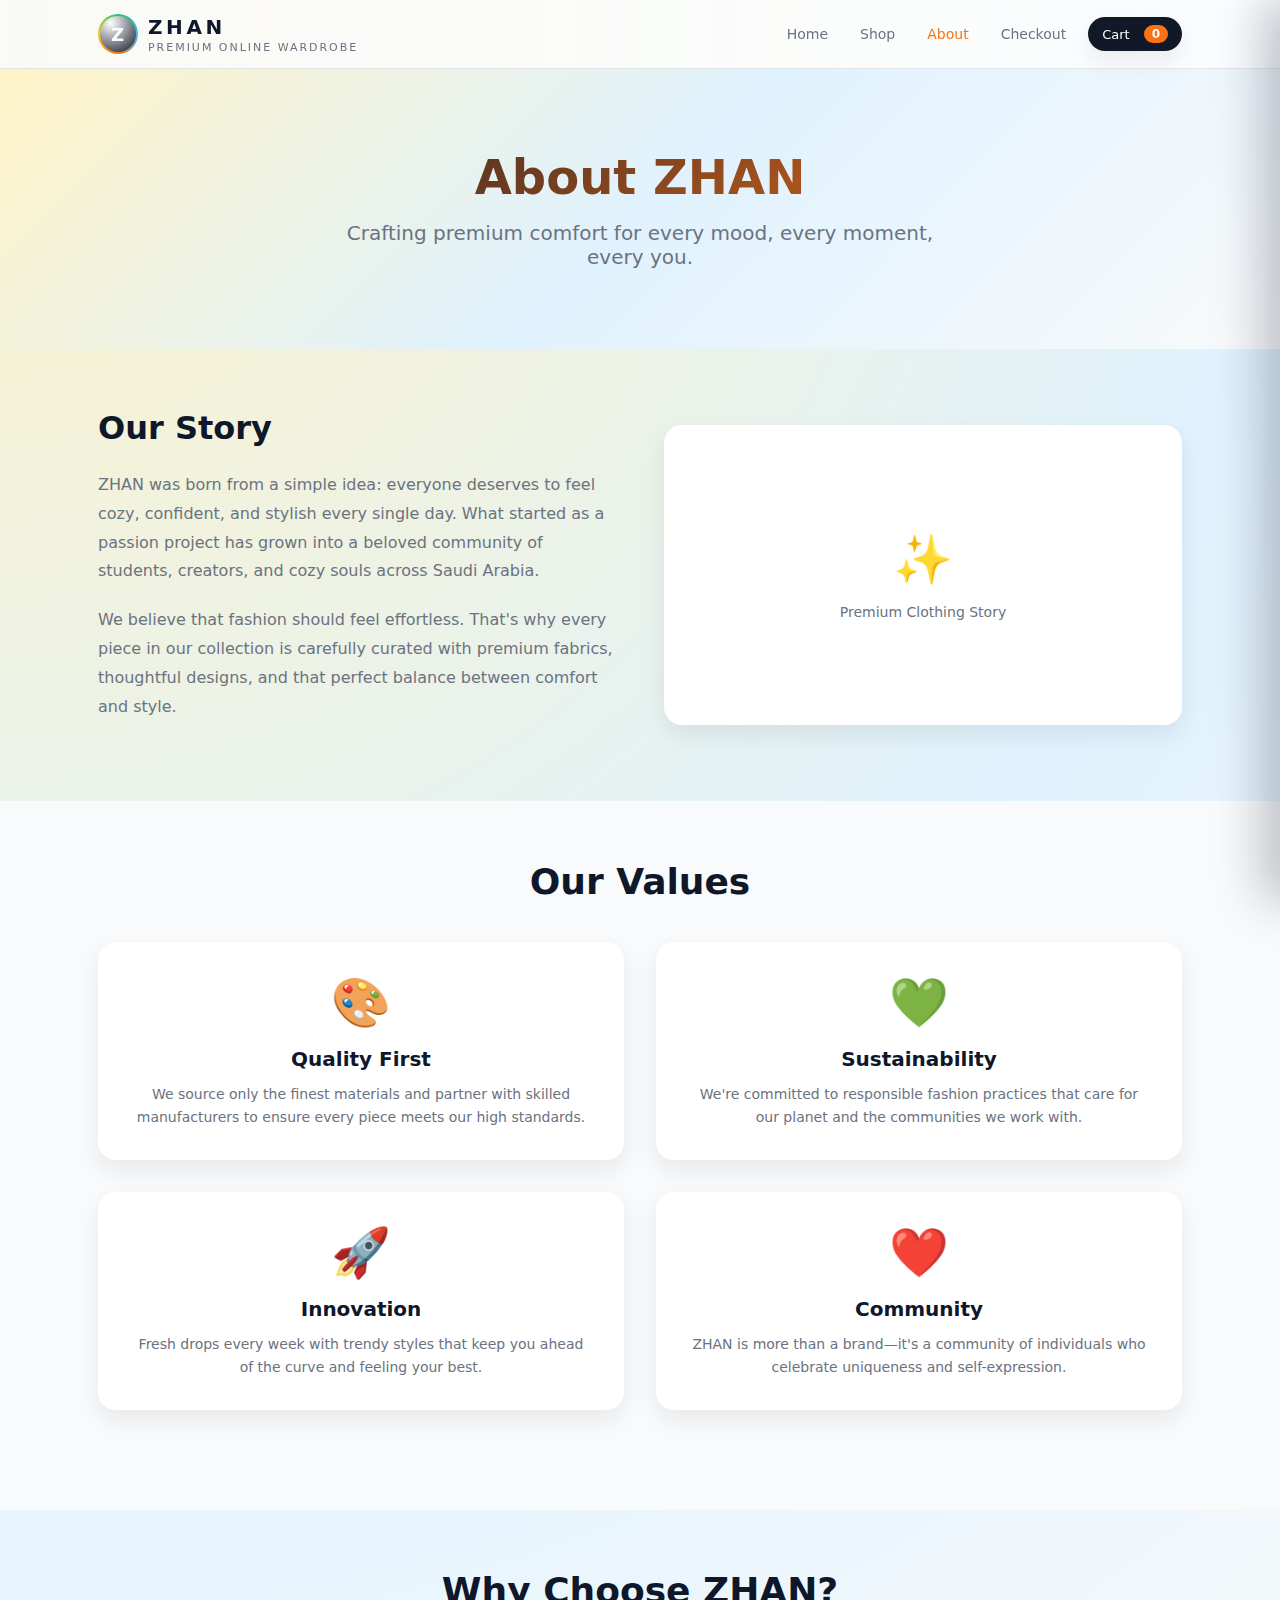
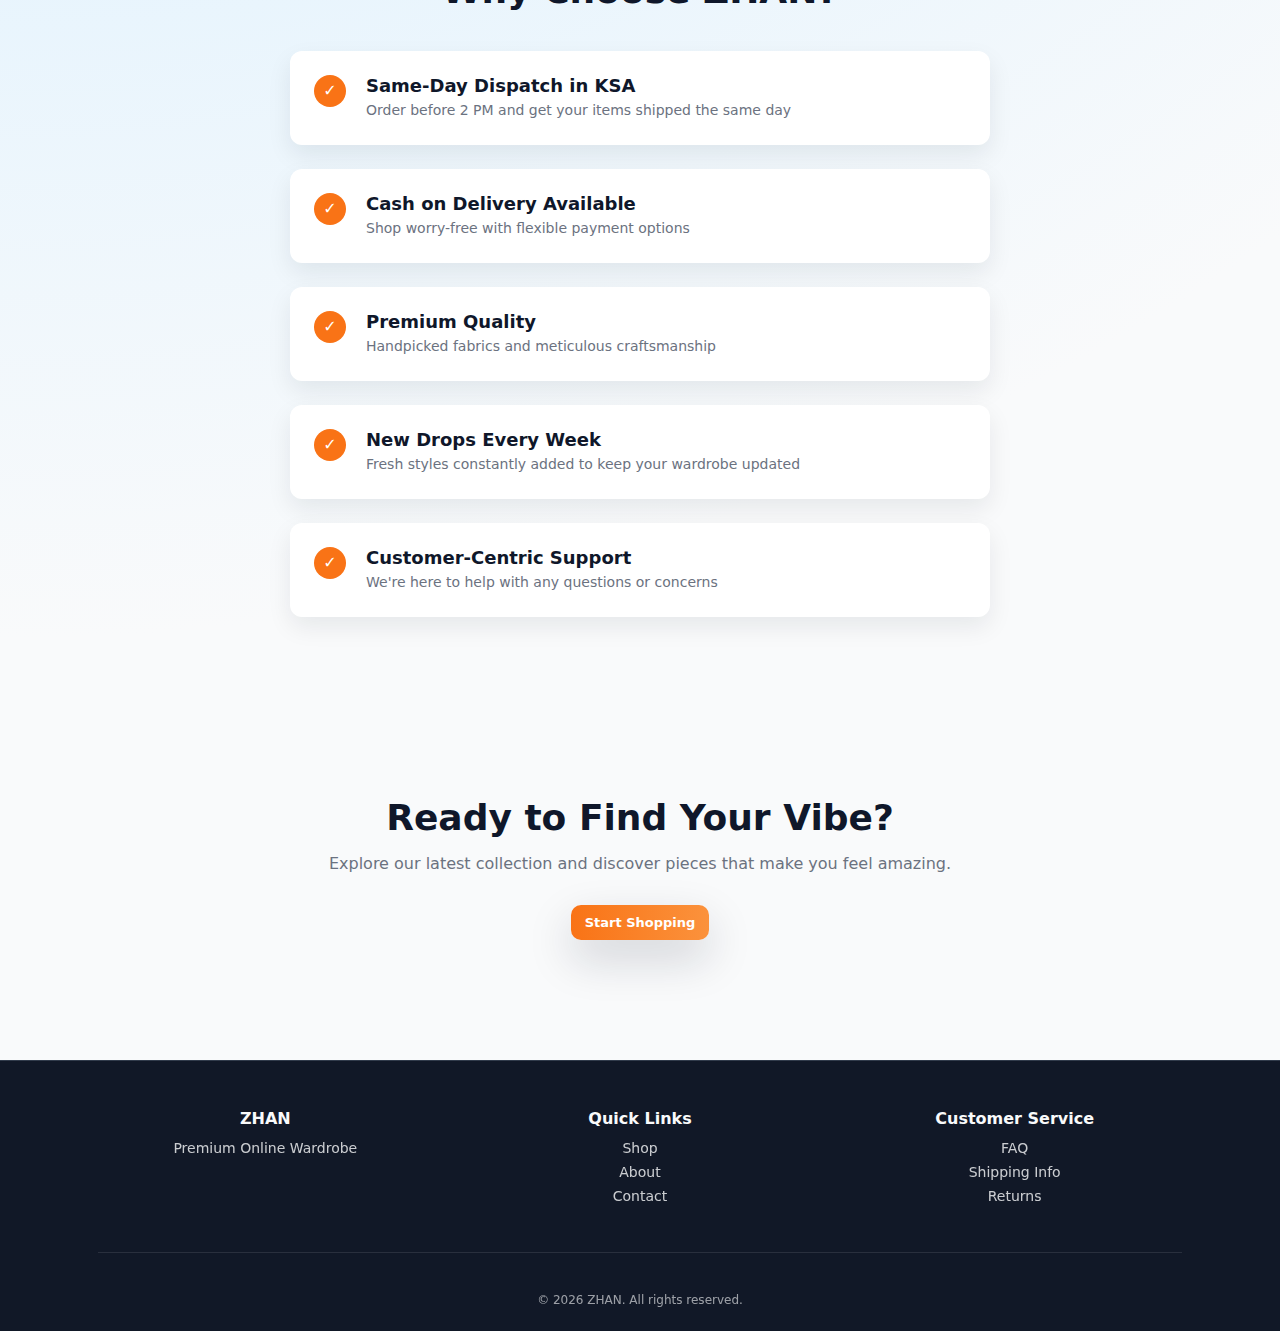
<file: about.html>
<!DOCTYPE html>
<html lang="en">
<head>
  <meta charset="UTF-8" />
  <title>About ZHAN - Premium Clothing Store</title>
  <meta name="viewport" content="width=device-width, initial-scale=1.0" />
  <link rel="stylesheet" href="style.css" />
</head>
<body>
  <!-- Header -->
  <header>
    <nav class="nav">
      <div class="brand">
        <div class="brand-logo">
          <div class="brand-logo-inner">Z</div>
        </div>
        <div class="brand-text">
          <div class="brand-name">ZHAN</div>
          <div class="brand-tagline">Premium Online Wardrobe</div>
        </div>
      </div>

      <div class="nav-actions">
        <div class="nav-link" onclick="window.location.href='index.html'">Home</div>
        <div class="nav-link" onclick="window.location.href='index.html'">Shop</div>
        <div class="nav-link" onclick="window.location.href='about.html'" style="color: var(--accent);">About</div>
        <div class="nav-link" onclick="window.location.href='index.html'">Checkout</div>

        <button class="cart-button" id="openCartBtn">
          <span>Cart</span>
          <span class="cart-count" id="cartCount">0</span>
        </button>
      </div>
    </nav>
  </header>

  <!-- Cart drawer -->
  <aside class="cart-drawer" id="cartDrawer">
    <div class="cart-header">
      <div class="cart-title">Your Cart</div>
      <button class="cart-close" id="closeCartBtn">&times;</button>
    </div>
    <div class="cart-items" id="cartItems"></div>
    <div class="cart-summary">
      <div class="cart-row">
        <span>Subtotal</span>
        <span id="cartSubtotal">SAR 0.00</span>
      </div>
      <div class="cart-row">
        <span>Shipping</span>
        <span>SAR 15.00</span>
      </div>
      <div class="cart-row cart-total">
        <span>Total</span>
        <span id="cartTotal">SAR 15.00</span>
      </div>
      <button class="btn-checkout" id="goToCheckoutBtn">Go to Checkout</button>
    </div>
  </aside>

  <!-- Main content -->
  <main class="about-page">
    <!-- About Hero -->
    <section class="about-hero">
      <div class="container">
        <h1 class="about-title">About ZHAN</h1>
        <p class="about-subtitle">Crafting premium comfort for every mood, every moment, every you.</p>
      </div>
    </section>

    <!-- Our Story -->
    <section class="about-section">
      <div class="container">
        <div class="about-content">
          <div class="about-text">
            <h2>Our Story</h2>
            <p>
              ZHAN was born from a simple idea: everyone deserves to feel cozy, confident, and stylish every single day. 
              What started as a passion project has grown into a beloved community of students, creators, and cozy souls 
              across Saudi Arabia.
            </p>
            <p>
              We believe that fashion should feel effortless. That's why every piece in our collection is carefully curated 
              with premium fabrics, thoughtful designs, and that perfect balance between comfort and style.
            </p>
          </div>
          <div class="about-image-box">
            <div class="placeholder-image">
              <span style="font-size: 48px; color: var(--accent);">✨</span>
              <p>Premium Clothing Story</p>
            </div>
          </div>
        </div>
      </div>
    </section>

    <!-- Our Values -->
    <section class="about-section alt-bg">
      <div class="container">
        <h2 class="section-title">Our Values</h2>
        <div class="values-grid">
          <div class="value-card">
            <div class="value-icon">🎨</div>
            <h3>Quality First</h3>
            <p>We source only the finest materials and partner with skilled manufacturers to ensure every piece meets our high standards.</p>
          </div>
          <div class="value-card">
            <div class="value-icon">💚</div>
            <h3>Sustainability</h3>
            <p>We're committed to responsible fashion practices that care for our planet and the communities we work with.</p>
          </div>
          <div class="value-card">
            <div class="value-icon">🚀</div>
            <h3>Innovation</h3>
            <p>Fresh drops every week with trendy styles that keep you ahead of the curve and feeling your best.</p>
          </div>
          <div class="value-card">
            <div class="value-icon">❤️</div>
            <h3>Community</h3>
            <p>ZHAN is more than a brand—it's a community of individuals who celebrate uniqueness and self-expression.</p>
          </div>
        </div>
      </div>
    </section>

    <!-- Why Choose ZHAN -->
    <section class="about-section">
      <div class="container">
        <h2 class="section-title">Why Choose ZHAN?</h2>
        <div class="features-list">
          <div class="feature-item">
            <span class="feature-check">✓</span>
            <div>
              <h4>Same-Day Dispatch in KSA</h4>
              <p>Order before 2 PM and get your items shipped the same day</p>
            </div>
          </div>
          <div class="feature-item">
            <span class="feature-check">✓</span>
            <div>
              <h4>Cash on Delivery Available</h4>
              <p>Shop worry-free with flexible payment options</p>
            </div>
          </div>
          <div class="feature-item">
            <span class="feature-check">✓</span>
            <div>
              <h4>Premium Quality</h4>
              <p>Handpicked fabrics and meticulous craftsmanship</p>
            </div>
          </div>
          <div class="feature-item">
            <span class="feature-check">✓</span>
            <div>
              <h4>New Drops Every Week</h4>
              <p>Fresh styles constantly added to keep your wardrobe updated</p>
            </div>
          </div>
          <div class="feature-item">
            <span class="feature-check">✓</span>
            <div>
              <h4>Customer-Centric Support</h4>
              <p>We're here to help with any questions or concerns</p>
            </div>
          </div>
        </div>
      </div>
    </section>

    <!-- CTA Section -->
    <section class="about-section alt-bg">
      <div class="container cta-section">
        <h2>Ready to Find Your Vibe?</h2>
        <p>Explore our latest collection and discover pieces that make you feel amazing.</p>
        <button class="btn-primary" onclick="window.location.href='index.html'">Start Shopping</button>
      </div>
    </section>
  </main>

  <!-- Footer -->
  <footer class="footer">
    <div class="container">
      <div class="footer-content">
        <div class="footer-section">
          <h4>ZHAN</h4>
          <p>Premium Online Wardrobe</p>
        </div>
        <div class="footer-section">
          <h4>Quick Links</h4>
          <ul>
            <li><a href="index.html">Shop</a></li>
            <li><a href="about.html">About</a></li>
            <li><a href="#">Contact</a></li>
          </ul>
        </div>
        <div class="footer-section">
          <h4>Customer Service</h4>
          <ul>
            <li><a href="#">FAQ</a></li>
            <li><a href="#">Shipping Info</a></li>
            <li><a href="#">Returns</a></li>
          </ul>
        </div>
      </div>
      <div class="footer-bottom">
        <p>&copy; 2026 ZHAN. All rights reserved.</p>
      </div>
    </div>
  </footer>

  <script src="script.js"></script>
  <script>
    // Initialize cart for about page
    function initializeCart() {
      const savedCart = localStorage.getItem("zhan_cart");
      if (savedCart) {
        try {
          const cart = JSON.parse(savedCart);
          document.getElementById("cartCount").textContent = cart.length;
        } catch (e) {
          document.getElementById("cartCount").textContent = "0";
        }
      }
    }

    // Cart drawer functionality
    document.getElementById("openCartBtn").addEventListener("click", function() {
      document.getElementById("cartDrawer").classList.add("open");
    });

    document.getElementById("closeCartBtn").addEventListener("click", function() {
      document.getElementById("cartDrawer").classList.remove("open");
    });

    document.getElementById("goToCheckoutBtn").addEventListener("click", function() {
      window.location.href = "index.html";
    });

    initializeCart();
  </script>
</body>
</html>
</file>
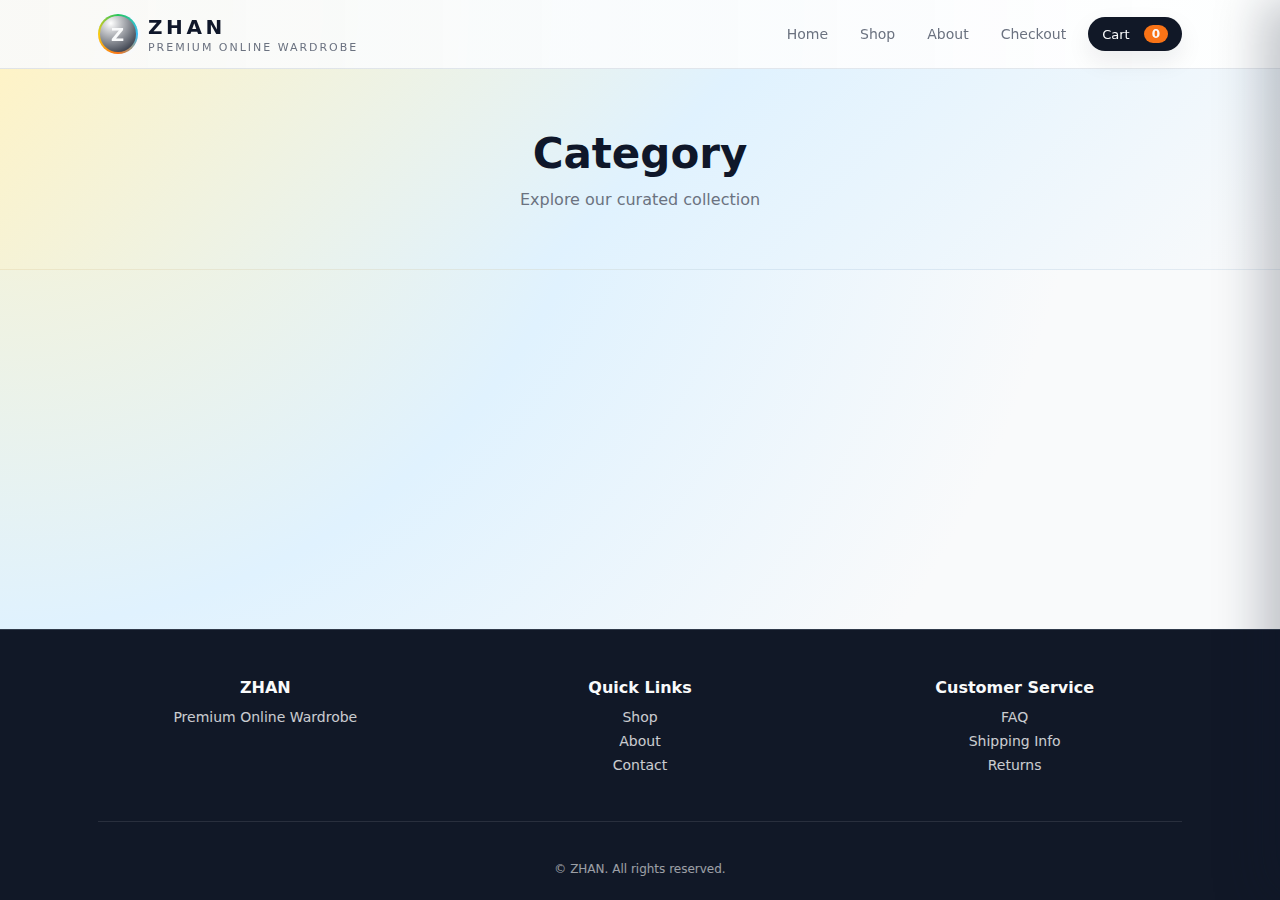
<file: category.html>
<!DOCTYPE html>
<html lang="en">
<head>
  <meta charset="UTF-8" />
  <title>Shop by Category - ZHAN</title>
  <meta name="viewport" content="width=device-width, initial-scale=1.0" />
  <link rel="stylesheet" href="style.css" />
</head>
<body>
  <!-- Header -->
  <header>
    <nav class="nav">
      <div class="brand">
        <div class="brand-logo">
          <div class="brand-logo-inner">Z</div>
        </div>
        <div class="brand-text">
          <div class="brand-name">ZHAN</div>
          <div class="brand-tagline">Premium Online Wardrobe</div>
        </div>
      </div>

      <div class="nav-actions">
        <div class="nav-link" onclick="window.location.href='index.html'">Home</div>
        <div class="nav-link" onclick="window.location.href='index.html'">Shop</div>
        <div class="nav-link" onclick="window.location.href='about.html'">About</div>
        <div class="nav-link" onclick="window.location.href='index.html'">Checkout</div>

        <button class="cart-button" id="openCartBtn">
          <span>Cart</span>
          <span class="cart-count" id="cartCount">0</span>
        </button>
      </div>
    </nav>
  </header>

  <!-- Cart drawer -->
  <aside class="cart-drawer" id="cartDrawer">
    <div class="cart-header">
      <div class="cart-title">Your Cart</div>
      <button class="cart-close" id="closeCartBtn">&times;</button>
    </div>
    <div class="cart-items" id="cartItems"></div>
    <div class="cart-summary">
      <div class="cart-row">
        <span>Subtotal</span>
        <span id="cartSubtotal">SAR 0.00</span>
      </div>
      <div class="cart-row">
        <span>Shipping</span>
        <span>SAR 15.00</span>
      </div>
      <div class="cart-row cart-total">
        <span>Total</span>
        <span id="cartTotal">SAR 15.00</span>
      </div>
      <button class="btn-checkout" id="goToCheckoutBtn">Go to Checkout</button>
    </div>
  </aside>

  <!-- Main content -->
  <main>
    <!-- Category Header -->
    <section class="category-header">
      <div class="category-header-content">
        <h1 id="categoryTitle">Category</h1>
        <p id="categoryDesc">Explore our curated collection</p>
      </div>
    </section>

    <!-- Products Grid -->
    <section class="page" style="padding: 60px 18px;">
      <div class="page-content">
        <div class="product-grid" id="productGrid"></div>
      </div>
    </section>
  </main>

  <!-- Footer -->
  <footer class="footer">
    <div class="container">
      <div class="footer-content">
        <div class="footer-section">
          <h4>ZHAN</h4>
          <p>Premium Online Wardrobe</p>
        </div>
        <div class="footer-section">
          <h4>Quick Links</h4>
          <ul>
            <li><a href="index.html">Shop</a></li>
            <li><a href="about.html">About</a></li>
            <li><a href="#">Contact</a></li>
          </ul>
        </div>
        <div class="footer-section">
          <h4>Customer Service</h4>
          <ul>
            <li><a href="#">FAQ</a></li>
            <li><a href="#">Shipping Info</a></li>
            <li><a href="#">Returns</a></li>
          </ul>
        </div>
      </div>
      <div class="footer-bottom">
        <p>&copy; <span id="year"></span> ZHAN. All rights reserved.</p>
      </div>
    </div>
  </footer>

  <script src="script.js"></script>
  <script>
    // Get category from URL
    const urlParams = new URLSearchParams(window.location.search);
    const category = urlParams.get('cat') || 'All';

    // Category titles and descriptions
    const categoryInfo = {
      'Hoodies': { title: 'Hoodies', desc: 'Cozy and stylish hoodies for every season' },
      'T-Shirts': { title: 'T-Shirts', desc: 'Essential tees that fit your lifestyle' },
      'Bottoms': { title: 'Bottoms', desc: 'Comfortable and fashionable bottoms' },
      'Denim': { title: 'Denim', desc: 'Timeless denim pieces for everyone' },
      'Sets': { title: 'Sets', desc: 'Complete looks with matching sets' }
    };

    // Update header
    const info = categoryInfo[category] || { title: category, desc: 'Explore our collection' };
    document.getElementById('categoryTitle').textContent = info.title;
    document.getElementById('categoryDesc').textContent = info.desc;

    // Filter and display products
    const categoryProducts = category ? products.filter(p => p.category === category) : products;
    const productGrid = document.getElementById('productGrid');

    function renderCategoryProducts() {
      productGrid.innerHTML = '';
      
      if (categoryProducts.length === 0) {
        productGrid.innerHTML = '<div style="grid-column: 1/-1; text-align: center; padding: 40px; color: var(--text-soft);">No products found in this category</div>';
        return;
      }

      categoryProducts.forEach((p) => {
        const discountPercent = Math.round(((p.oldPrice - p.price) / p.oldPrice) * 100);
        productGrid.innerHTML += `
          <div class="product-card">
            <div class="product-badge">${p.tag}</div>
                <div class="product-preview">
                    <img class="product-avatar product-thumb" src="${p.image}" alt="${p.name}" data-id="${p.id}">
                  </div>
            <div class="product-info">
              <div class="product-name">${p.name}</div>
              <div class="product-description">${p.description}</div>
              ${Array.isArray(p.sizes) && p.sizes.length ? `
                <div class="size-pills" data-id="${p.id}">
                  ${p.sizes.map(s => `<button type="button" class="size-pill" data-id="${p.id}" data-size="${s}">${s}</button>`).join("")}
                </div>
              ` : ''}
              <div class="product-price">
                <span class="price-current">${formatSAR(p.price)}</span>
                <span class="price-old">${formatSAR(p.oldPrice)}</span>
                <span class="price-discount">-${discountPercent}%</span>
              </div>
              <div style="display:flex;gap:8px;align-items:center;margin-top:8px;">
                <a class="btn-view" href="product.html?id=${p.id}">View</a>
                <button class="btn-add-cart" onclick="addToCartWithSelect(${p.id})">Add to Cart</button>
              </div>
            </div>
          </div>
        `;
      });
    }

    // Initialize
    document.getElementById('year').textContent = new Date().getFullYear();
    renderCategoryProducts();
    // attach pill handlers after initial render
    attachCategoryPillHandlers();
    // attach gallery handlers for thumbnails
    function attachCategoryGalleryHandlers() {
      document.querySelectorAll('.product-thumb').forEach(img => {
        img.addEventListener('click', () => {
          const id = Number(img.getAttribute('data-id'));
          try { window.currentGallery = categoryProducts.map(p => p.id); } catch (e) { window.currentGallery = products.map(p => p.id); }
          if (typeof openLightboxById === 'function') openLightboxById(id);
        });
      });
    }
    attachCategoryGalleryHandlers();

    // Update cart display
    function updateCartCount() {
      const savedCart = localStorage.getItem('zhan_cart');
      if (savedCart) {
        try {
          const cart = JSON.parse(savedCart);
          document.getElementById('cartCount').textContent = cart.length;
        } catch (e) {
          document.getElementById('cartCount').textContent = '0';
        }
      }
    }

    // Add to cart function (uses pill selection)
    function addToCartWithSelect(productId) {
      const sel = document.querySelector(`.size-pill.selected[data-id="${productId}"]`);
      const size = sel ? sel.getAttribute('data-size') : null;
      addToCart(productId, size);
      updateCartCount();
      const prod = products.find(p => p.id === productId);
      alert(`${prod.name} (${size || 'Default'}) added to cart!`);
    }

    // attach pill handlers for category page after render
    function attachCategoryPillHandlers() {
      document.querySelectorAll('.size-pills').forEach(container => {
        container.querySelectorAll('.size-pill').forEach(btn => {
          btn.addEventListener('click', () => {
            container.querySelectorAll('.size-pill').forEach(b => b.classList.remove('selected'));
            btn.classList.add('selected');
          });
        });
      });
    }

    // Local wrapper (legacy) - keep compatibility if other scripts call addToCart
    function addToCart(productId, size, opts) {
      const product = products.find(p => p.id === productId);
      if (!product) return;

      let cart = [];
      const savedCart = localStorage.getItem('zhan_cart');
      if (savedCart) {
        try {
          cart = JSON.parse(savedCart);
        } catch (e) {
          cart = [];
        }
      }

      // find existing by id + size
      const existingItem = cart.find(item => item.id === productId && (item.size || null) === (size || null) && (item.color || null) === ((opts && opts.color) || null) && (item.design || null) === ((opts && opts.design) || null));
      if (existingItem) {
        existingItem.qty += 1;
      } else {
        const entry = { id: product.id, name: product.name, price: product.price, oldPrice: product.oldPrice, category: product.category, qty: 1, size: size || null, color: (opts && opts.color) || null, design: (opts && opts.design) || null };
        cart.push(entry);
      }

      localStorage.setItem('zhan_cart', JSON.stringify(cart));
      updateCartCount();
    }

    // Cart functionality
    document.getElementById('openCartBtn').addEventListener('click', function() {
      document.getElementById('cartDrawer').classList.add('open');
      renderCartItems();
    });

    document.getElementById('closeCartBtn').addEventListener('click', function() {
      document.getElementById('cartDrawer').classList.remove('open');
    });

    document.getElementById('goToCheckoutBtn').addEventListener('click', function() {
      window.location.href = 'index.html#checkout';
    });

    function renderCartItems() {
      const savedCart = localStorage.getItem('zhan_cart');
      const cart = savedCart ? JSON.parse(savedCart) : [];
      const cartItemsContainer = document.getElementById('cartItems');
      
      if (cart.length === 0) {
        cartItemsContainer.innerHTML = '<div style="padding: 20px; text-align: center; color: var(--text-soft);">Your cart is empty</div>';
        return;
      }

      let html = '';
      cart.forEach(item => {
        html += `
            <div class="cart-item">
              <div class="cart-item-info">
                <div class="cart-thumb">${item.category}</div>
                <div style="flex:1;">
                  <div class="cart-item-name">${item.name}${item.size ? ' ('+item.size+')' : ''}</div>
                  <span>${formatSAR(item.price)} · ${item.category}</span>
                </div>
              </div>
              <div class="cart-item-controls">
                <button class="qty-btn" onclick="updateQty(${item.id}, '${item.size || ''}', -1)">−</button>
                <span class="qty-display">${item.qty}</span>
                <button class="qty-btn" onclick="updateQty(${item.id}, '${item.size || ''}', 1)">+</button>
                <button class="btn-remove" onclick="removeFromCart(${item.id}, '${item.size || ''}')">Remove</button>
              </div>
            </div>
          `;
      });
      cartItemsContainer.innerHTML = html;
      updateCartSummary();
    }

    function updateCartSummary() {
      const savedCart = localStorage.getItem('zhan_cart');
      const cart = savedCart ? JSON.parse(savedCart) : [];
      
      const subtotal = cart.reduce((sum, item) => sum + item.price * item.qty, 0);
      const shipping = cart.length > 0 ? 15 : 0;
      const total = subtotal + shipping;
      
      document.getElementById('cartSubtotal').textContent = formatSAR(subtotal);
      document.getElementById('cartTotal').textContent = formatSAR(total);
    }

    function updateQty(productId, size, change) {
      let cart = [];
      const savedCart = localStorage.getItem('zhan_cart');
      if (savedCart) {
        cart = JSON.parse(savedCart);
      }

      const item = cart.find(item => item.id === productId && (item.size || '') === (size || ''));
      if (item) {
        item.qty += change;
        if (item.qty <= 0) {
          cart = cart.filter(item => !(item.id === productId && (item.size || '') === (size || '')));
        }
        localStorage.setItem('zhan_cart', JSON.stringify(cart));
        updateCartCount();
        renderCartItems();
      }
    }

    function removeFromCart(productId, size) {
      let cart = [];
      const savedCart = localStorage.getItem('zhan_cart');
      if (savedCart) {
        cart = JSON.parse(savedCart);
      }

      cart = cart.filter(item => !(item.id === productId && (item.size || '') === (size || '')));
      localStorage.setItem('zhan_cart', JSON.stringify(cart));
      updateCartCount();
      renderCartItems();
    }

    function formatSAR(amount) {
      return `SAR ${amount.toFixed(2)}`;
    }

    // Initialize cart display
    updateCartCount();
  </script>
</body>
</html>
</file>
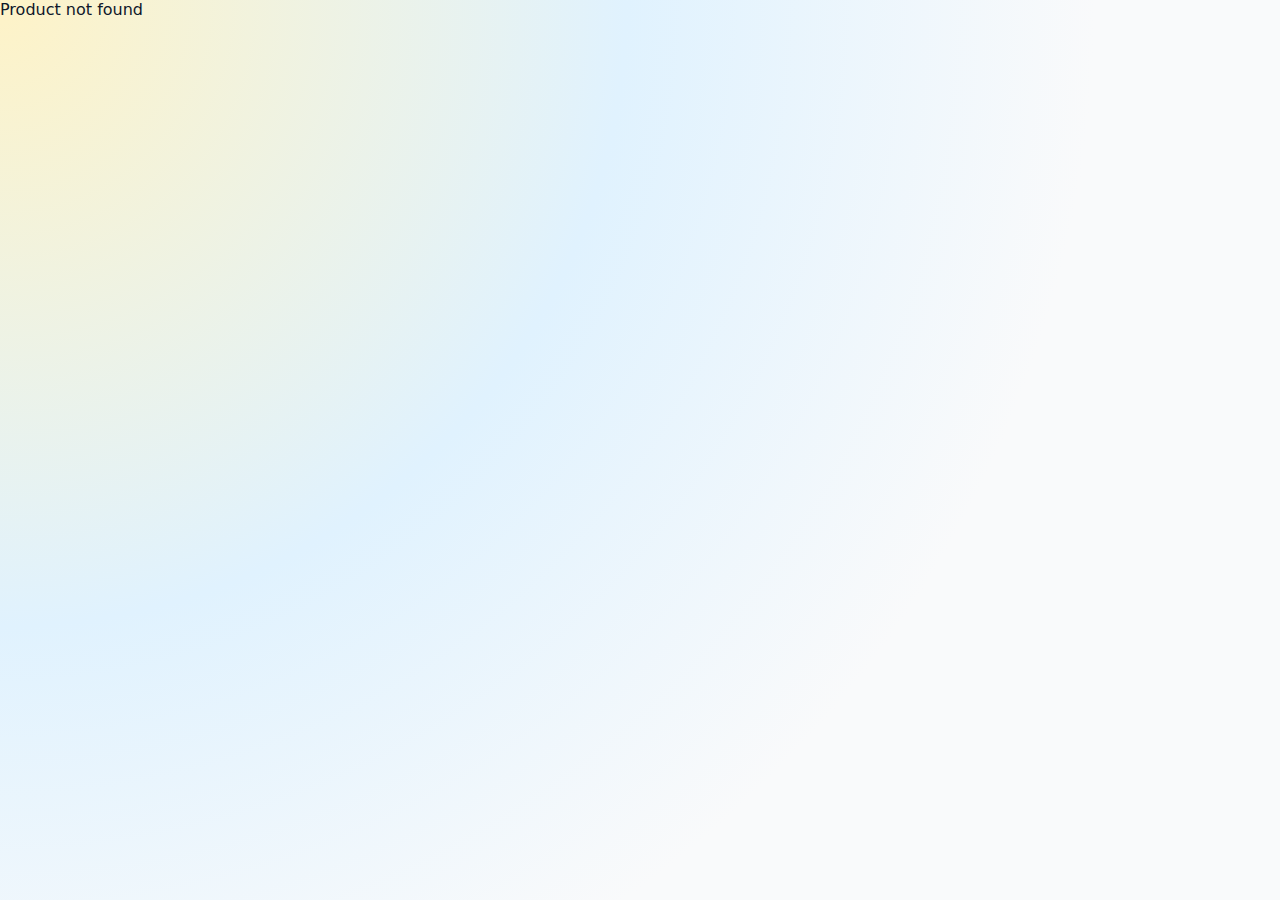
<file: product.html>
<!DOCTYPE html>
<html lang="en">
<head>
  <meta charset="utf-8" />
  <meta name="viewport" content="width=device-width,initial-scale=1" />
  <title>Product</title>
  <link rel="stylesheet" href="style.css" />
</head>
<body>
  <header>
    <nav class="nav">
      <div class="brand">
        <div class="brand-logo"><div class="brand-logo-inner">Z</div></div>
        <div class="brand-text"><div class="brand-name">ZHAN</div><div class="brand-tagline">Premium Online Wardrobe</div></div>
      </div>
      <div class="nav-actions">
        <div class="nav-link" onclick="window.location.href='index.html'">Home</div>
        <div class="nav-link" onclick="window.location.href='index.html'">Shop</div>
        <div class="nav-link" onclick="window.location.href='about.html'">About</div>
        <button class="cart-button" id="openCartBtn"><span>Cart</span><span class="cart-count" id="cartCount">0</span></button>
      </div>
    </nav>
  </header>

  <main class="product-detail">
    <div class="container">
      <div class="product-grid-detail">
        <div class="product-media">
          <div class="product-image-large" id="productImage">Z</div>
        </div>
        <div class="product-meta-panel">
          <h1 id="productName"></h1>
          <div id="productTag" class="product-tag-small"></div>
          <div id="productPrice" class="product-price-large"></div>
          <p id="productDesc"></p>

          <div class="size-qty-row">
            <div id="sizeContainer"></div>
            <div class="qty-box">
              <label>Quantity</label>
              <input type="number" id="productQty" min="1" value="1" />
            </div>
          </div>

          <div class="product-actions">
            <button id="btnAddToCart" class="btn-primary">Add to cart</button>
            <a id="btnBuyNow" class="btn-primary" href="#">Buy now</a>
          </div>

          <div class="rating-row">
            <div id="avgRating">No ratings yet</div>
            <div class="rate-input">
              <label>Rate:</label>
              <div class="star-rating" id="starRating">
                <button class="star" data-value="1">★</button>
                <button class="star" data-value="2">★</button>
                <button class="star" data-value="3">★</button>
                <button class="star" data-value="4">★</button>
                <button class="star" data-value="5">★</button>
              </div>
              <button id="btnSubmitRating">Submit</button>
            </div>
          </div>

          <div class="comments-section">
            <h3>Comments</h3>
            <div id="commentsList"></div>
            <input id="commentName" placeholder="Your name (optional)" style="width:100%;padding:8px;border-radius:8px;border:1px solid rgba(148,163,184,0.12);margin-top:8px;" />
            <textarea id="commentText" placeholder="Write a comment"></textarea>
            <button id="btnAddComment">Post comment</button>
          </div>

        </div>
      </div>

      <section class="related-section">
        <h3>Related items</h3>
        <div class="product-grid" id="relatedGrid"></div>
      </section>
    </div>
  </main>

  <footer>
    © <span id="year"></span> ZHAN
  </footer>

  <script src="script.js"></script>
  <script>
    const url = new URL(window.location.href);
    const id = Number(url.searchParams.get('id')) || null;
    if (!id) {
      document.body.innerHTML = '<p>Product not found</p>';
    }

    // find product
    const product = products.find(p => p.id === id);
    if (!product) {
      document.body.innerHTML = '<p>Product not found</p>';
    }

    document.getElementById('productName').textContent = product.name;
    document.getElementById('productTag').textContent = product.tag;
    document.getElementById('productDesc').textContent = product.description;
    document.getElementById('productImage').innerHTML = `<img src="${product.image}" alt="${product.name}" class="product-image-large-img" data-id="${product.id}">`;
    document.getElementById('productPrice').innerHTML = `<strong>${formatSAR(product.price)}</strong> <span class="price-old">${formatSAR(product.oldPrice)}</span>`;

    // sizes -> render fluffy pills instead of select
    const sizeContainer = document.getElementById('sizeContainer');
    if (Array.isArray(product.sizes) && product.sizes.length) {
      const label = document.createElement('label'); label.textContent = 'Size';
      sizeContainer.appendChild(label);
      const pills = document.createElement('div'); pills.className = 'size-pills'; pills.setAttribute('data-id', product.id);
      product.sizes.forEach(s => {
        const b = document.createElement('button'); b.type = 'button'; b.className = 'size-pill'; b.setAttribute('data-size', s); b.textContent = s;
        pills.appendChild(b);
      });
      sizeContainer.appendChild(pills);

      // pill click behavior
      pills.querySelectorAll('.size-pill').forEach(btn => {
        btn.addEventListener('click', () => {
          pills.querySelectorAll('.size-pill').forEach(b => b.classList.remove('selected'));
          btn.classList.add('selected');
        });
      });
    }

    // colors (render swatches)
    if (Array.isArray(product.colors) && product.colors.length) {
      const colorLabel = document.createElement('label'); colorLabel.textContent = 'Color';
      sizeContainer.appendChild(colorLabel);
      const cs = document.createElement('div'); cs.className = 'color-swatches'; cs.setAttribute('data-id', product.id);
      product.colors.forEach(c => {
        const b = document.createElement('button'); b.type = 'button'; b.className = 'color-swatch'; b.setAttribute('data-color', c.value); b.title = c.name; b.style.background = c.value;
        cs.appendChild(b);
      });
      sizeContainer.appendChild(cs);

      cs.querySelectorAll('.color-swatch').forEach(btn => {
        btn.addEventListener('click', () => {
          cs.querySelectorAll('.color-swatch').forEach(b => b.classList.remove('selected'));
          btn.classList.add('selected');
        });
      });
    }

    // designs (render pills)
    if (Array.isArray(product.designs) && product.designs.length) {
      const designLabel = document.createElement('label'); designLabel.textContent = 'Design';
      sizeContainer.appendChild(designLabel);
      const dp = document.createElement('div'); dp.className = 'design-pills'; dp.setAttribute('data-id', product.id);
      product.designs.forEach(d => {
        const b = document.createElement('button'); b.type = 'button'; b.className = 'design-pill'; b.setAttribute('data-design', d); b.textContent = d;
        dp.appendChild(b);
      });
      sizeContainer.appendChild(dp);

      dp.querySelectorAll('.design-pill').forEach(btn => {
        btn.addEventListener('click', () => {
          dp.querySelectorAll('.design-pill').forEach(b => b.classList.remove('selected'));
          btn.classList.add('selected');
        });
      });
    }

    // related items
    const relatedGrid = document.getElementById('relatedGrid');
    const related = products.filter(p => p.category === product.category && p.id !== product.id).slice(0,4);
    related.forEach(r => {
      relatedGrid.innerHTML += `
        <div class="product-card">
          <div class="product-tag">${r.tag}</div>
          <div class="product-image"><img src="${r.image}" class="product-thumb" data-id="${r.id}" alt="${r.name}"></div>
          <div class="product-info">
            <a class="product-name" href="product.html?id=${r.id}" style="text-decoration:none;color:inherit;">${r.name}</a>
            <div class="product-price">${formatSAR(r.price)}</div>
            <a class="btn-view" href="product.html?id=${r.id}">View</a>
          </div>
        </div>
      `;
    });

    // attach thumbnail handlers for related items and main image
    document.querySelectorAll('.product-thumb').forEach(img => {
      img.addEventListener('click', () => {
        const id = Number(img.getAttribute('data-id'));
        try { window.currentGallery = related.map(p => p.id); } catch (e) { window.currentGallery = products.map(p => p.id); }
        if (typeof openLightboxById === 'function') openLightboxById(id);
      });
    });
    const mainImg = document.querySelector('.product-image-large-img');
    if (mainImg) {
      mainImg.addEventListener('click', () => {
        const id = Number(mainImg.getAttribute('data-id'));
        try { window.currentGallery = [product.id].concat(related.map(p => p.id)); } catch (e) { window.currentGallery = products.map(p => p.id); }
        if (typeof openLightboxById === 'function') openLightboxById(id);
      });
    }

    // comments (localStorage)
    const commentsKey = `comments_product_${product.id}`;
    function loadComments() {
      const raw = localStorage.getItem(commentsKey);
      const list = raw ? JSON.parse(raw) : [];
      const el = document.getElementById('commentsList');
      el.innerHTML = '';
      list.forEach(c => {
        el.innerHTML += `<div class="comment"><div class="comment-meta"><strong>${c.name || 'User'}</strong> <span class="comment-date">${new Date(c.ts).toLocaleString()}</span></div><div class="comment-body">${c.text}</div></div>`;
      });
    }
    loadComments();

    document.getElementById('btnAddComment').addEventListener('click', () => {
      const text = document.getElementById('commentText').value.trim();
      const name = document.getElementById('commentName').value.trim();
      if (!text) return alert('Please write a comment');
      const raw = localStorage.getItem(commentsKey);
      const list = raw ? JSON.parse(raw) : [];
      list.unshift({ text, ts: Date.now(), name: name || null });
      localStorage.setItem(commentsKey, JSON.stringify(list));
      document.getElementById('commentText').value = '';
      document.getElementById('commentName').value = '';
      loadComments();
    });

    // ratings (star-based)
    const ratingKey = `ratings_product_${product.id}`;
    function loadRating() {
      const raw = localStorage.getItem(ratingKey);
      const list = raw ? JSON.parse(raw) : [];
      if (list.length === 0) {
        document.getElementById('avgRating').textContent = 'No ratings yet';
      } else {
        const avg = (list.reduce((s,v)=>s+v,0)/list.length).toFixed(1);
        document.getElementById('avgRating').textContent = `Average rating: ${avg} / 5 (${list.length} reviews)`;
      }
    }
    loadRating();

    // star selection behavior
    let selectedStar = 0;
    const stars = document.querySelectorAll('#starRating .star');
    stars.forEach((st) => {
      st.addEventListener('click', () => {
        selectedStar = Number(st.getAttribute('data-value'));
        stars.forEach(s => {
          s.classList.toggle('selected', Number(s.getAttribute('data-value')) <= selectedStar);
        });
      });
      st.addEventListener('mouseover', () => {
        const v = Number(st.getAttribute('data-value'));
        stars.forEach(s => s.classList.toggle('active', Number(s.getAttribute('data-value')) <= v));
      });
      st.addEventListener('mouseout', () => {
        stars.forEach(s => s.classList.remove('active'));
      });
    });

    document.getElementById('btnSubmitRating').addEventListener('click', () => {
      if (selectedStar <= 0) return alert('Please select star rating');
      const raw = localStorage.getItem(ratingKey);
      const list = raw ? JSON.parse(raw) : [];
      list.push(selectedStar);
      localStorage.setItem(ratingKey, JSON.stringify(list));
      loadRating();
      alert('Thanks for rating!');
      // clear selection
      selectedStar = 0; stars.forEach(s => s.classList.remove('selected'));
    });

    // add to cart from product page
    document.getElementById('btnAddToCart').addEventListener('click', () => {
      const qty = Number(document.getElementById('productQty').value) || 1;
      // Check for selected size pill (if used)
      let size = null;
      const pillContainer = document.querySelector(`.size-pills[data-id="${product.id}"]`);
      if (pillContainer) {
        const sel = pillContainer.querySelector('.size-pill.selected');
        if (sel) size = sel.getAttribute('data-size');
      }
      // Fallback: element with id detailSize (legacy)
      const sizeSel = document.getElementById('detailSize');
      if (!size && sizeSel) size = sizeSel.value || null;

      // read selected color/design
      const colorContainer = document.querySelector(`.color-swatches[data-id="${product.id}"]`);
      const designContainer = document.querySelector(`.design-pills[data-id="${product.id}"]`);
      const colorSel = colorContainer ? colorContainer.querySelector('.color-swatch.selected') : null;
      const designSel = designContainer ? designContainer.querySelector('.design-pill.selected') : null;
      const color = colorSel ? colorSel.getAttribute('data-color') : null;
      const design = designSel ? designSel.getAttribute('data-design') : null;

      addToCart(product.id, size, qty, { color, design });
      alert(`${product.name} (${size || 'Default'}) x${qty} added to cart`);
      // update cart count display if present
      const saved = localStorage.getItem('zhan_cart');
      const c = saved ? JSON.parse(saved) : [];
      const el = document.getElementById('cartCount'); if (el) el.textContent = c.reduce((s,i)=>s+i.qty,0);
    });

    // buy now -> go to checkout with single item added
    document.getElementById('btnBuyNow').addEventListener('click', (e) => {
      e.preventDefault();
      const qty = Number(document.getElementById('productQty').value) || 1;
      const sizeSel = document.getElementById('detailSize');
      const size = sizeSel ? sizeSel.value : null;
      // read color/design selections if any
      const colorContainer2 = document.querySelector(`.color-swatches[data-id="${product.id}"]`);
      const designContainer2 = document.querySelector(`.design-pills[data-id="${product.id}"]`);
      const colorSel2 = colorContainer2 ? colorContainer2.querySelector('.color-swatch.selected') : null;
      const designSel2 = designContainer2 ? designContainer2.querySelector('.design-pill.selected') : null;
      const color2 = colorSel2 ? colorSel2.getAttribute('data-color') : null;
      const design2 = designSel2 ? designSel2.getAttribute('data-design') : null;
      addToCart(product.id, size, qty, { color: color2, design: design2 });
      // navigate to checkout page
      window.location.href = 'index.html#checkout';
    });

    document.getElementById('year').textContent = new Date().getFullYear();
  </script>
</body>
</html>
</file>
<file: style.css>
:root {
  --primary: #111827;
  --accent: #f97316;
  --accent-soft: #fed7aa;
  --bg: #f9fafb;
  --card-bg: #ffffff;
  --text-main: #0f172a;
  --text-soft: #6b7280;
  --radius-lg: 18px;
  --radius-md: 12px;
  --shadow-soft: 0 18px 45px rgba(15, 23, 42, 0.18);
  --shadow-light: 0 10px 25px rgba(15, 23, 42, 0.08);
}

* {
  box-sizing: border-box;
  margin: 0;
  padding: 0;
  font-family: system-ui, -apple-system, BlinkMacSystemFont, "Segoe UI", sans-serif;
}

body {
  background: radial-gradient(circle at top left, #fef3c7, #e0f2fe 40%, #f9fafb 70%);
  color: var(--text-main);
  min-height: 100vh;
  display: flex;
  flex-direction: column;
}

/* Layout */
header {
  position: sticky;
  top: 0;
  z-index: 20;
  backdrop-filter: blur(18px);
  background: linear-gradient(to right, rgba(249, 250, 251, 0.9), rgba(255, 255, 255, 0.85));
  border-bottom: 1px solid rgba(148, 163, 184, 0.25);
}

.nav {
  max-width: 1120px;
  margin: 0 auto;
  padding: 14px 18px;
  display: flex;
  align-items: center;
  justify-content: space-between;
  gap: 16px;
}

.brand {
  display: flex;
  align-items: center;
  gap: 10px;
}

.brand-logo {
  width: 40px;
  height: 40px;
  border-radius: 999px;
  background: conic-gradient(from 180deg, #f97316, #facc15, #22c55e, #38bdf8, #f97316);
  padding: 2px;
  box-shadow: 0 0 0 3px rgba(248, 250, 252, 0.9);
}

.brand-logo-inner {
  width: 100%;
  height: 100%;
  border-radius: inherit;
  background: radial-gradient(circle at 30% 20%, #ffffff, #111827);
  display: flex;
  align-items: center;
  justify-content: center;
  color: #f9fafb;
  font-weight: 800;
  letter-spacing: 1px;
  font-size: 18px;
}

.brand-text {
  display: flex;
  flex-direction: column;
  gap: 2px;
}

.brand-name {
  font-weight: 800;
  font-size: 20px;
  letter-spacing: 0.18em;
}

.brand-tagline {
  font-size: 11px;
  text-transform: uppercase;
  letter-spacing: 0.18em;
  color: var(--text-soft);
}

.nav-actions {
  display: flex;
  align-items: center;
  gap: 12px;
}

.nav-link {
  font-size: 14px;
  color: var(--text-soft);
  cursor: pointer;
  padding: 6px 10px;
  border-radius: 999px;
  transition: 0.2s;
}

.nav-link:hover {
  background: rgba(148, 163, 184, 0.12);
  color: var(--text-main);
}

/* Dropdown Menu */
.nav-link-dropdown {
  position: relative;
  display: flex;
  align-items: center;
}

.nav-link-dropdown > .nav-link {
  display: flex;
  align-items: center;
  gap: 4px;
}

.nav-link-dropdown > .nav-link::after {
  content: "▼";
  font-size: 10px;
  opacity: 0.6;
  transition: transform 0.3s ease;
}

.nav-link-dropdown:hover > .nav-link::after {
  transform: rotate(180deg);
}

.dropdown-menu {
  position: absolute;
  top: 100%;
  left: 0;
  background: var(--card-bg);
  border-radius: var(--radius-md);
  box-shadow: var(--shadow-soft);
  min-width: 160px;
  padding: 8px 0;
  margin-top: 8px;
  opacity: 0;
  visibility: hidden;
  transform: translateY(-8px);
  transition: all 0.3s ease;
  z-index: 100;
  border: 1px solid rgba(148, 163, 184, 0.15);
}

.nav-link-dropdown:hover .dropdown-menu {
  opacity: 1;
  visibility: visible;
  transform: translateY(0);
}

.dropdown-item {
  padding: 10px 16px;
  font-size: 13px;
  color: var(--text-main);
  cursor: pointer;
  transition: all 0.2s ease;
  white-space: nowrap;
}

.dropdown-item:first-child {
  border-bottom: 1px solid rgba(148, 163, 184, 0.1);
}

.dropdown-item:hover {
  background: var(--accent-soft);
  color: var(--accent);
  padding-left: 20px;
}

.cart-button {
  position: relative;
  border-radius: 999px;
  border: none;
  padding: 8px 14px;
  display: flex;
  align-items: center;
  gap: 8px;
  background: #111827;
  color: #f9fafb;
  cursor: pointer;
  box-shadow: var(--shadow-light);
  font-size: 13px;
}

.cart-count {
  min-width: 18px;
  height: 18px;
  border-radius: 999px;
  background: #f97316;
  display: flex;
  align-items: center;
  justify-content: center;
  font-size: 11px;
  font-weight: 700;
}

main {
  flex: 1;
}

.page {
  max-width: 1120px;
  margin: 0 auto;
  padding: 24px 18px 40px;
  display: none !important;
}

.page.active {
  display: block !important;
}

/* Hero */
.hero {
  display: grid;
  grid-template-columns: minmax(0, 1.4fr) minmax(0, 1fr);
  gap: 28px;
  align-items: center;
  margin-bottom: 32px;
}

.hero-text h1 {
  font-size: clamp(32px, 4vw, 40px);
  line-height: 1.1;
  margin-bottom: 10px;
}

.hero-highlight {
  background: linear-gradient(to right, #f97316, #ec4899, #6366f1);
  -webkit-background-clip: text;
  color: transparent;
}

.hero-sub {
  color: var(--text-soft);
  font-size: 14px;
  max-width: 420px;
  margin-bottom: 18px;
}

.hero-badges {
  display: flex;
  flex-wrap: wrap;
  gap: 8px;
  margin-bottom: 18px;
}

.badge {
  font-size: 11px;
  padding: 6px 10px;
  border-radius: 999px;
  background: rgba(15, 23, 42, 0.04);
  color: var(--text-soft);
  border: 1px solid rgba(148, 163, 184, 0.35);
}

.hero-cta {
  display: flex;
  flex-wrap: wrap;
  gap: 10px;
  align-items: center;
}

.btn-primary {
  border-radius: 999px;
  border: none;
  padding: 10px 18px;
  background: linear-gradient(to right, #111827, #020617);
  color: #f9fafb;
  font-size: 13px;
  font-weight: 600;
  cursor: pointer;
  box-shadow: var(--shadow-soft);
}

.btn-ghost {
  border-radius: 999px;
  border: 1px solid rgba(148, 163, 184, 0.6);
  padding: 9px 16px;
  background: rgba(248, 250, 252, 0.8);
  color: var(--text-main);
  font-size: 13px;
  cursor: pointer;
}

.hero-meta {
  font-size: 11px;
  color: var(--text-soft);
  margin-top: 8px;
}

.hero-visual {
  position: relative;
  padding: 18px;
}

.hero-card {
  border-radius: 26px;
  background: radial-gradient(circle at top, #f97316, #111827 55%);
  padding: 18px 18px 64px 18px;
  color: #f9fafb;
  box-shadow: var(--shadow-soft);
  position: relative;
  overflow: hidden;
}

.hero-card::after {
  content: "";
  position: absolute;
  inset: 0;
  background: radial-gradient(circle at 10% 0%, rgba(255, 255, 255, 0.18), transparent 55%);
  pointer-events: none;
}

.hero-card-header {
  display: flex;
  justify-content: space-between;
  align-items: center;
  margin-bottom: 18px;
}

.hero-pill {
  font-size: 11px;
  padding: 4px 10px;
  border-radius: 999px;
  background: rgba(15, 23, 42, 0.4);
  border: 1px solid rgba(248, 250, 252, 0.3);
}

.hero-model {
  display: flex;
  gap: 14px;
  align-items: center;
}

.hero-model-avatar {
  width: 54px;
  height: 54px;
  border-radius: 18px;
  background: linear-gradient(135deg, #f97316, #facc15);
  display: flex;
  align-items: center;
  justify-content: center;
  font-weight: 800;
  font-size: 22px;
  color: #111827;
}

.hero-model-info {
  font-size: 12px;
}

.hero-model-info span {
  display: block;
  font-size: 11px;
  opacity: 0.8;
}

.hero-floating-card {
  position: absolute;
  right: 12px;
  bottom: 12px;
  transform: none;
  border-radius: 14px;
  background: #ffffff;
  padding: 8px 10px;
  font-size: 11px;
  color: #111827;
  box-shadow: var(--shadow-soft);
  box-sizing: border-box;
  max-width: calc(100% - 24px);
  white-space: normal;
  z-index: 2;
}

.hero-floating-card strong {
  display: block;
  font-size: 12px;
  margin-bottom: 4px;
}

/* Product grid */
.section-header {
  display: flex;
  justify-content: space-between;
  align-items: baseline;
  margin-bottom: 14px;
}

.section-title {
  font-size: 18px;
  font-weight: 700;
}

.section-sub {
  font-size: 12px;
  color: var(--text-soft);
}

.product-grid {
  display: grid;
  grid-template-columns: repeat(auto-fit, minmax(180px, 1fr));
  gap: 16px;
}

.product-card {
  background: var(--card-bg);
  border-radius: var(--radius-lg);
  padding: 10px;
  box-shadow: var(--shadow-light);
  display: flex;
  flex-direction: column;
  gap: 8px;
  position: relative;
  overflow: hidden;
}

.product-tag {
  position: absolute;
  top: 10px;
  left: 10px;
  font-size: 10px;
  padding: 4px 8px;
  border-radius: 999px;
  background: rgba(15, 23, 42, 0.85);
  color: #f9fafb;
}

.product-image {
  border-radius: 14px;
  height: 160px;
  background: linear-gradient(135deg, #e5e7eb 0%, #f3e8ff 50%, #cbd5f5 100%);
  display: flex;
  align-items: center;
  justify-content: center;
  font-size: 11px;
  color: var(--text-soft);
  margin-bottom: 6px;
  border: 2px solid rgba(249, 115, 22, 0.15);
  box-shadow: 0 8px 24px rgba(249, 115, 22, 0.08), inset 0 2px 8px rgba(255, 255, 255, 0.6);
  position: relative;
  overflow: hidden;
  transition: all 0.3s ease;
}

.product-image img { width: 100%; height: 100%; object-fit: cover; display: block; border-radius: inherit; }

.product-image-large-img { width: 100%; height: 100%; object-fit: contain; display: block; border-radius: inherit; cursor: pointer; }

.product-image::before {
  content: '';
  position: absolute;
  inset: 0;
  background: radial-gradient(circle at 30% 30%, rgba(255, 255, 255, 0.4), transparent);
  opacity: 0.5;
}

.product-card:hover .product-image {
  border-color: rgba(249, 115, 22, 0.4);
  box-shadow: 0 12px 32px rgba(249, 115, 22, 0.15), inset 0 2px 8px rgba(255, 255, 255, 0.8);
  transform: translateY(-4px);
}

.product-info {
  display: flex;
  flex-direction: column;
  gap: 4px;
  flex: 1;
}

.product-name {
  font-size: 14px;
  font-weight: 600;
}


.size-select {
  display: flex;
  align-items: center;
  gap: 8px;
  margin: 8px 0;
}

.size-select label {
  font-size: 12px;
  color: var(--text-soft);
}

.select-size {
  padding: 8px 12px;
  border-radius: 999px;
  border: 1px solid rgba(148,163,184,0.12);
  background: linear-gradient(180deg, #fff, #fbfbfd);
  box-shadow: 0 6px 18px rgba(15,23,42,0.06);
  font-weight: 700;
  letter-spacing: 0.02em;
  min-width: 84px;
}

/* Fluffy size pills (for future button-based sizes) */
.size-pills {
  display:flex;gap:8px;flex-wrap:wrap;align-items:center;margin:8px 0;
}
.size-pill {
  padding:8px 12px;border-radius:999px;background:linear-gradient(180deg,#fff,#f7f7fb);border:1px solid rgba(148,163,184,0.08);box-shadow:0 8px 20px rgba(15,23,42,0.06);cursor:pointer;font-weight:700;color:var(--text-main);
}
.size-pill.selected { background: linear-gradient(90deg,var(--accent-soft), #fff); color: var(--accent); transform:translateY(-2px); }

/* Color swatches */
.color-swatches { display:flex; gap:8px; margin:8px 0; align-items:center; }
.color-swatch { width:22px; height:22px; border-radius:999px; border:2px solid rgba(255,255,255,0.6); box-shadow: 0 6px 14px rgba(15,23,42,0.06); cursor:pointer; padding:0; transition: transform 0.18s ease, box-shadow 0.18s ease; }
.color-swatch.selected { transform: translateY(-4px) scale(1.06); box-shadow: 0 12px 26px rgba(15,23,42,0.12), 0 0 0 4px rgba(249,115,22,0.08); border-color: rgba(255,255,255,0.9); }

/* Design pills */
.design-pills { display:flex; gap:8px; margin:8px 0; flex-wrap:wrap; }
.design-pill { padding:6px 10px; border-radius:999px; background: linear-gradient(180deg,#fff,#fbfbfd); border:1px solid rgba(148,163,184,0.08); cursor:pointer; font-weight:700; font-size:12px; }
.design-pill.selected { background: linear-gradient(90deg,var(--accent-soft), #fff); color: var(--accent); transform: translateY(-2px); }

/* Star rating */
.star-rating { 
  display: flex;
  gap: 12px;
  align-items: center;
}

.star {
  font-size: 18px;
  color: #d1d5db;
  background: linear-gradient(135deg, rgba(255,255,255,0.95), rgba(255,255,255,0.8));
  border: 1px solid rgba(209, 213, 219, 0.35);
  cursor: pointer;
  padding: 6px 8px;
  border-radius: 10px;
  transition: all 0.18s ease;
  display: inline-flex;
  align-items: center;
  justify-content: center;
  box-shadow: 0 6px 14px rgba(15, 23, 42, 0.06), inset 0 1px 2px rgba(255, 255, 255, 0.8);
  position: relative;
}

.star:before {
  content: '';
  position: absolute;
  inset: 0;
  border-radius: 14px;
  background: radial-gradient(circle at 30% 30%, rgba(255, 255, 255, 0.4), transparent);
  opacity: 0;
  transition: opacity 0.25s ease;
}

.star:hover {
  transform: translateY(-4px) scale(1.06);
  box-shadow: 0 10px 28px rgba(245, 158, 11, 0.18), inset 0 1px 2px rgba(255, 255, 255, 0.9);
  border-color: rgba(245, 158, 11, 0.28);
  color: #fbbf24;
}

.star:hover:before {
  opacity: 1;
}

.star.selected, 
.star.active {
  color: #fbbf24;
  background: linear-gradient(135deg, #fef3c7 0%, #fde68a 100%);
  border-color: #f59e0b;
  text-shadow: 0 0 12px rgba(245, 158, 11, 0.4);
  box-shadow: 0 12px 28px rgba(245, 158, 11, 0.3), inset 0 2px 4px rgba(255, 255, 255, 0.9);
}

.star.selected:before,
.star.active:before {
  opacity: 1;
}

.star.small {
  font-size: 14px;
  padding: 6px 8px;
}

/* Lightbox styles */
.no-scroll { overflow: hidden; }
.lightbox { position: fixed; inset: 0; display: none; align-items: center; justify-content: center; z-index: 9999; }
.lightbox.open { display: flex; }
.lightbox-overlay { position: absolute; inset: 0; background: rgba(10,12,15,0.6); backdrop-filter: blur(6px); }
.lightbox-inner { position: relative; max-width: 920px; width: min(94%, 920px); margin: 0 auto; display: flex; align-items: center; gap: 12px; z-index: 2; }
.lb-stage { flex: 1; display:flex; flex-direction:column; align-items:center; justify-content:center; }
.lb-image { max-width: 100%; max-height: calc(100vh - 160px); border-radius: 12px; box-shadow: 0 22px 60px rgba(2,6,23,0.5); background: #fff; object-fit: contain; }
.lb-caption { margin-top: 12px; color: #fff; font-weight:700; text-align:center; }
.lb-close, .lb-prev, .lb-next { position: relative; border: none; background: rgba(255,255,255,0.06); color: #fff; font-size: 28px; width: 48px; height: 48px; border-radius: 10px; cursor: pointer; display: inline-flex; align-items:center; justify-content:center; backdrop-filter: blur(6px); }
.lb-close { position: absolute; top: -10px; right: -10px; background: rgba(255,255,255,0.9); color: #111827; width: 44px; height:44px; font-size: 22px; z-index:3; }
.lb-prev, .lb-next { background: rgba(255,255,255,0.06); color: #fff; }
.lb-prev { margin-right: 6px; }
.lb-next { margin-left: 6px; }
.lightbox .lb-prev, .lightbox .lb-next { opacity: 0.95; }
.lightbox-overlay, .lightbox-inner { transition: opacity 0.28s ease, transform 0.28s cubic-bezier(.2,.8,.2,1); }

@media (max-width: 640px) {
  .lightbox-inner { gap: 8px; }
  .lb-prev, .lb-next { width: 40px; height: 40px; font-size: 20px; }
  .lb-close { width: 36px; height: 36px; font-size: 18px; }
}

/* Product detail page */
.product-detail .container {
  max-width: 1120px;
  margin: 24px auto;
}

.product-grid-detail {
  display: grid;
  grid-template-columns: 1fr 1fr;
  gap: 24px;
  align-items: start;
}

.product-image-large {
  height: 420px;
  border-radius: 18px;
  background: linear-gradient(135deg, #f5f3ff 0%, #e5e7eb 50%, #f3e8ff 100%);
  display: flex;
  align-items: center;
  justify-content: center;
  font-size: 64px;
  color: var(--text-soft);
  border: 3px solid rgba(249, 115, 22, 0.2);
  box-shadow: 0 16px 40px rgba(249, 115, 22, 0.12), inset 0 2px 12px rgba(255, 255, 255, 0.7);
  position: relative;
  overflow: hidden;
}

.product-image-large::before {
  content: '';
  position: absolute;
  inset: 0;
  background: radial-gradient(circle at 35% 35%, rgba(255, 255, 255, 0.5), transparent 60%);
  opacity: 0.6;
}

.product-meta-panel { padding: 8px 12px; }
.product-price-large { font-size:22px;margin:8px 0;color:var(--text-main); }
.size-qty-row { display:flex;gap:16px;align-items:center;margin:12px 0; }
.qty-box input { width:72px;padding:6px;border-radius:8px;border:1px solid rgba(148,163,184,0.15); }
.product-actions { 
  display: flex;
  gap: 12px;
  margin-top: 16px;
  width: 100%;
}

#btnAddToCart,
#btnBuyNow {
  flex: 1;
  padding: 14px 18px;
  background: linear-gradient(135deg, var(--accent), #fb923c);
  color: #fff;
  border: none;
  border-radius: 12px;
  cursor: pointer;
  font-weight: 700;
  font-size: 15px;
  transition: all 0.3s cubic-bezier(0.34, 1.56, 0.64, 1);
  box-shadow: 0 8px 24px rgba(249, 115, 22, 0.25);
  position: relative;
  overflow: hidden;
  text-decoration: none;
  display: flex;
  align-items: center;
  justify-content: center;
}

#btnAddToCart::before,
#btnBuyNow::before {
  content: '';
  position: absolute;
  inset: 0;
  background: radial-gradient(circle at 50% 0%, rgba(255, 255, 255, 0.3), transparent 70%);
  opacity: 0;
  transition: opacity 0.3s ease;
}

#btnAddToCart:hover,
#btnBuyNow:hover {
  transform: translateY(-4px) scale(1.02);
  box-shadow: 0 14px 40px rgba(249, 115, 22, 0.35);
}

#btnAddToCart:hover::before,
#btnBuyNow:hover::before {
  opacity: 1;
}
.rating-row { 
  display: flex;
  flex-direction: column;
  gap: 16px;
  margin-top: 20px;
}

.rate-input {
  display: flex;
  align-items: center;
  gap: 14px;
  flex-wrap: wrap;
}

.rate-input label {
  font-weight: 600;
  color: var(--text-main);
  font-size: 14px;
}

#btnSubmitRating {
  padding: 12px 24px;
  background: linear-gradient(90deg, var(--accent), #fb923c);
  color: #fff;
  border: none;
  border-radius: 10px;
  cursor: pointer;
  font-weight: 700;
  font-size: 14px;
  transition: all 0.25s ease;
  box-shadow: 0 6px 18px rgba(245, 158, 11, 0.15);
}

#btnSubmitRating:hover {
  transform: translateY(-2px);
  box-shadow: 0 10px 28px rgba(245, 158, 11, 0.25);
}
.comments-section { 
  margin-top: 28px;
  padding-top: 24px;
  border-top: 1px solid rgba(148, 163, 184, 0.1);
}

.comments-section h3 {
  font-size: 16px;
  font-weight: 700;
  margin-bottom: 16px;
  color: var(--text-main);
}

.comments-section #commentsList { 
  max-height: 360px;
  overflow-y: auto;
  display: flex;
  flex-direction: column;
  gap: 12px;
  margin-bottom: 20px;
}

.comments-section input[type="text"],
.comments-section textarea { 
  width: 100%;
  padding: 12px 14px;
  border-radius: 10px;
  border: 1.5px solid rgba(148, 163, 184, 0.2);
  font-family: inherit;
  font-size: 14px;
  transition: all 0.25s ease;
  background: linear-gradient(135deg, rgba(255, 255, 255, 0.95), rgba(255, 255, 255, 0.9));
}

.comments-section textarea { 
  min-height: 90px;
  resize: vertical;
}

.comments-section input[type="text"]:focus,
.comments-section textarea:focus {
  outline: none;
  border-color: var(--accent);
  box-shadow: 0 0 0 3px rgba(249, 115, 22, 0.1);
  background: #fff;
}

#btnAddComment {
  padding: 12px 24px;
  background: linear-gradient(90deg, var(--accent), #fb923c);
  color: #fff;
  border: none;
  border-radius: 10px;
  cursor: pointer;
  font-weight: 700;
  font-size: 14px;
  transition: all 0.25s ease;
  box-shadow: 0 6px 18px rgba(245, 158, 11, 0.15);
  margin-top: 10px;
}

#btnAddComment:hover {
  transform: translateY(-2px);
  box-shadow: 0 10px 28px rgba(245, 158, 11, 0.25);
}

.comment { 
  background: var(--card-bg);
  padding: 14px 16px;
  border-radius: 10px;
  margin-bottom: 0;
  box-shadow: var(--shadow-light);
  border: 1px solid rgba(148, 163, 184, 0.08);
  transition: all 0.25s ease;
}

.comment:hover {
  box-shadow: 0 8px 20px rgba(15, 23, 42, 0.12);
}

.comment-meta { 
  font-size: 12px;
  color: var(--text-soft);
  margin-bottom: 8px;
  font-weight: 600;
}

.comment .comment-body { 
  font-size: 14px;
  color: var(--text-main);
  line-height: 1.5;
}

.related-section { 
  margin-top: 40px;
  padding-top: 32px;
  border-top: 1px solid rgba(148, 163, 184, 0.1);
}

.related-section h3 {
  font-size: 18px;
  font-weight: 700;
  margin-bottom: 20px;
  color: var(--text-main);
}

.related-section .product-grid {
  display: flex;
  overflow-x: auto;
  gap: 16px;
  scroll-behavior: smooth;
  padding-bottom: 8px;
}

.related-section .product-grid::-webkit-scrollbar {
  height: 6px;
}

.related-section .product-grid::-webkit-scrollbar-track {
  background: rgba(148, 163, 184, 0.08);
  border-radius: 10px;
}

.related-section .product-grid::-webkit-scrollbar-thumb {
  background: rgba(249, 115, 22, 0.3);
  border-radius: 10px;
}

.related-section .product-grid::-webkit-scrollbar-thumb:hover {
  background: rgba(249, 115, 22, 0.5);
}

.related-section .product-card { 
  padding: 12px;
  transition: all 0.3s ease;
  flex: 0 0 280px;
  min-width: 280px;
}

.related-section .product-card:hover {
  transform: translateY(-6px);
  box-shadow: 0 12px 32px rgba(15, 23, 42, 0.15);
}

/* Responsive adjustments for tablets and larger screens */
@media (max-width: 1024px) {
  .product-grid-detail {
    grid-template-columns: 1fr;
    gap: 20px;
  }

  .product-image-large {
    height: 360px;
  }

  .nav {
    padding: 12px 16px;
    gap: 12px;
  }

  .hero {
    grid-template-columns: 1fr;
    gap: 20px;
  }

  .hero-text h1 {
    font-size: clamp(28px, 3vw, 36px);
  }

  .section-title {
    font-size: 24px;
  }

  .product-grid {
    grid-template-columns: repeat(auto-fit, minmax(160px, 1fr));
    gap: 14px;
  }
}

/* Tablet view (iPad, medium tablets) */
@media (max-width: 768px) {
  .about-hero {
    padding: 60px 0;
  }

  .about-title {
    font-size: 36px;
  }

  .about-subtitle {
    font-size: 16px;
  }

  .about-section {
    padding: 40px 0;
  }

  .section-title {
    font-size: 22px;
  }

  .nav {
    padding: 10px 14px;
    flex-wrap: wrap;
  }

  .brand-name {
    font-size: 18px;
  }

  .brand-tagline {
    font-size: 10px;
  }

  .hero {
    padding: 20px 18px 30px;
  }

  .hero-text h1 {
    font-size: clamp(24px, 2.5vw, 32px);
  }

  .hero-sub {
    font-size: 13px;
  }

  .hero-cta {
    flex-direction: column;
    gap: 8px;
  }

  .btn-primary, .btn-ghost {
    width: 100%;
    text-align: center;
  }

  .product-grid {
    grid-template-columns: repeat(auto-fit, minmax(140px, 1fr));
    gap: 12px;
  }

  .product-card {
    padding: 8px;
  }

  .product-image {
    height: 140px;
    border-radius: 12px;
  }

  .product-name {
    font-size: 13px;
  }

  .product-price {
    font-size: 13px;
  }

  .product-image-large {
    height: 300px;
    font-size: 48px;
  }

  .product-price-large {
    font-size: 20px;
  }

  .size-qty-row {
    flex-direction: column;
    align-items: flex-start;
    gap: 12px;
  }

  .product-actions {
    flex-direction: column;
    gap: 10px;
  }

  #btnAddToCart,
  #btnBuyNow {
    padding: 12px 14px;
    font-size: 14px;
  }

  .star {
    font-size: 28px;
    padding: 10px 12px;
  }

  .rating-row {
    gap: 14px;
  }

  .related-section .product-card {
    flex: 0 0 240px;
    min-width: 240px;
  }

  .comments-section input[type="text"],
  .comments-section textarea {
    padding: 10px 12px;
    font-size: 13px;
  }

  .comments-section textarea {
    min-height: 80px;
  }

  .page {
    padding: 18px 14px 30px;
  }

  .footer-content {
    grid-template-columns: repeat(2, 1fr);
    gap: 24px;
  }
}

/* Small tablet / Large phone (landscape) */
@media (max-width: 640px) {
  .product-image-large {
    height: 260px;
    font-size: 40px;
    border-radius: 14px;
  }

  .product-price-large {
    font-size: 18px;
  }

  .size-qty-row {
    flex-direction: column;
    align-items: flex-start;
    gap: 10px;
  }

  .product-actions {
    flex-direction: column;
    gap: 10px;
  }

  #btnAddToCart,
  #btnBuyNow {
    padding: 12px 14px;
    font-size: 14px;
  }

  .nav {
    padding: 8px 12px;
    gap: 8px;
  }

  .brand-logo {
    width: 36px;
    height: 36px;
  }

  .brand-logo-inner {
    font-size: 16px;
  }

  .brand-name {
    font-size: 16px;
    letter-spacing: 0.15em;
  }

  .brand-tagline {
    font-size: 9px;
  }

  .nav-link {
    font-size: 12px;
    padding: 4px 8px;
  }

  .cart-button {
    padding: 6px 10px;
    font-size: 12px;
  }

  .hero {
    gap: 16px;
    padding: 16px 12px 20px;
  }

  .hero-text h1 {
    font-size: clamp(22px, 2vw, 28px);
    margin-bottom: 8px;
  }

  .hero-sub {
    font-size: 12px;
    margin-bottom: 12px;
  }

  .hero-badges {
    gap: 6px;
    margin-bottom: 12px;
  }

  .badge {
    font-size: 10px;
    padding: 4px 8px;
  }

  .hero-cta {
    flex-direction: column;
    gap: 6px;
  }

  .btn-primary, .btn-ghost {
    padding: 9px 12px;
    font-size: 12px;
    width: 100%;
    border-radius: 8px;
  }

  .hero-meta {
    font-size: 10px;
    margin-top: 6px;
  }

  .page {
    padding: 14px 10px 24px;
  }

  .product-grid {
    grid-template-columns: repeat(auto-fit, minmax(120px, 1fr));
    gap: 10px;
  }

  .product-card {
    padding: 8px;
    gap: 6px;
  }

  .product-image {
    height: 120px;
    border-radius: 10px;
    margin-bottom: 4px;
  }

  .product-name {
    font-size: 12px;
    font-weight: 600;
  }

  .product-meta {
    font-size: 10px;
  }

  .product-bottom {
    flex-direction: column;
    gap: 6px;
    align-items: flex-start;
  }

  .product-price {
    font-size: 12px;
  }

  .product-price span {
    font-size: 10px;
  }

  .btn-add, .btn-view {
    padding: 6px 10px;
    font-size: 11px;
    border-radius: 6px;
  }

  .star {
    font-size: 24px;
    padding: 8px 10px;
    border-radius: 10px;
  }

  .star-rating {
    gap: 8px;
  }

  #btnSubmitRating {
    padding: 10px 16px;
    font-size: 13px;
    border-radius: 8px;
  }

  .rate-input {
    gap: 10px;
  }

  .rate-input label {
    font-size: 12px;
  }

  .comments-section {
    margin-top: 20px;
    padding-top: 16px;
  }

  .comments-section h3 {
    font-size: 14px;
    margin-bottom: 12px;
  }

  .comments-section #commentsList {
    max-height: 300px;
    gap: 10px;
    margin-bottom: 12px;
  }

  .comments-section input[type="text"],
  .comments-section textarea {
    padding: 10px 12px;
    font-size: 13px;
    border-radius: 8px;
  }

  .comments-section textarea {
    min-height: 70px;
  }

  #btnAddComment {
    padding: 10px 14px;
    font-size: 13px;
    border-radius: 8px;
  }

  .comment {
    padding: 10px 12px;
    border-radius: 8px;
  }

  .comment-meta {
    font-size: 11px;
  }

  .comment .comment-body {
    font-size: 13px;
  }

  .related-section {
    margin-top: 24px;
    padding-top: 20px;
  }

  .related-section h3 {
    font-size: 14px;
    margin-bottom: 12px;
  }

  .related-section .product-card {
    flex: 0 0 200px;
    min-width: 200px;
    padding: 8px;
  }

  .cart-drawer {
    width: 100%;
  }

  .cart-header {
    padding: 12px 12px 8px;
  }

  .cart-title {
    font-size: 14px;
  }

  .cart-items {
    padding: 10px 12px 12px;
  }

  .cart-summary {
    padding: 12px;
  }

  .section-title {
    font-size: 18px;
  }

  .section-sub {
    font-size: 11px;
  }

  .footer-content {
    grid-template-columns: 1fr;
    gap: 20px;
  }

  .footer-section h4 {
    font-size: 14px;
  }

  .footer-section p,
  .footer-section a {
    font-size: 12px;
  }

  .footer-bottom {
    font-size: 11px;
  }
}

/* Mobile phones (small) */
@media (max-width: 480px) {
  .nav {
    padding: 8px 10px;
    gap: 6px;
  }

  .brand-logo {
    width: 32px;
    height: 32px;
  }

  .brand-logo-inner {
    font-size: 14px;
  }

  .brand-name {
    font-size: 14px;
    letter-spacing: 0.12em;
  }

  .brand-tagline {
    font-size: 8px;
    letter-spacing: 0.1em;
  }

  .nav-link {
    font-size: 11px;
    padding: 3px 6px;
  }

  .cart-button {
    padding: 5px 8px;
    font-size: 11px;
    gap: 4px;
  }

  .cart-count {
    min-width: 16px;
    height: 16px;
    font-size: 10px;
    padding: 0 4px;
  }

  .page {
    padding: 12px 8px 18px;
  }

  .hero {
    gap: 12px;
    padding: 12px 8px 16px;
  }

  .hero-text h1 {
    font-size: clamp(18px, 1.8vw, 24px);
    margin-bottom: 6px;
  }

  .hero-sub {
    font-size: 11px;
    margin-bottom: 8px;
  }

  .hero-badges {
    gap: 4px;
    margin-bottom: 8px;
    flex-wrap: wrap;
  }

  .badge {
    font-size: 9px;
    padding: 3px 6px;
  }

  .hero-cta {
    flex-direction: column;
    gap: 5px;
  }

  .btn-primary, .btn-ghost {
    padding: 8px 10px;
    font-size: 11px;
    border-radius: 6px;
  }

  .hero-meta {
    font-size: 9px;
    margin-top: 4px;
  }

  .product-grid {
    grid-template-columns: repeat(2, 1fr);
    gap: 8px;
  }

  .product-card {
    padding: 6px;
    gap: 4px;
  }

  .product-image {
    height: 100px;
    border-radius: 8px;
    margin-bottom: 3px;
    font-size: 10px;
  }

  .product-name {
    font-size: 11px;
  }

  .product-meta {
    font-size: 9px;
  }

  .product-bottom {
    flex-direction: column;
    gap: 4px;
  }

  .product-price {
    font-size: 11px;
  }

  .product-price span {
    font-size: 9px;
    margin-left: 3px;
  }

  .btn-add, .btn-view {
    padding: 5px 8px;
    font-size: 10px;
    border-radius: 5px;
  }

  .product-image-large {
    height: 220px;
    font-size: 32px;
    border-radius: 12px;
    border: 2px solid rgba(249, 115, 22, 0.15);
  }

  .product-price-large {
    font-size: 16px;
    margin: 8px 0;
  }

  .product-meta-panel {
    padding: 6px 10px;
  }

  .size-qty-row {
    flex-direction: column;
    align-items: flex-start;
    gap: 8px;
    margin: 8px 0;
  }

  .qty-box input {
    width: 60px;
    padding: 5px;
    font-size: 12px;
  }

  .product-actions {
    flex-direction: column;
    gap: 8px;
    margin-top: 10px;
  }

  #btnAddToCart,
  #btnBuyNow {
    padding: 10px 12px;
    font-size: 12px;
    border-radius: 8px;
  }

  .star {
    font-size: 20px;
    padding: 6px 8px;
    border-radius: 8px;
  }

  .star-rating {
    gap: 6px;
  }

  .rating-row {
    gap: 12px;
    margin-top: 16px;
  }

  #btnSubmitRating {
    padding: 9px 14px;
    font-size: 12px;
    border-radius: 6px;
    width: 100%;
  }

  .rate-input {
    flex-direction: column;
    gap: 8px;
  }

  .rate-input label {
    font-size: 11px;
  }

  .comments-section {
    margin-top: 16px;
    padding-top: 12px;
  }

  .comments-section h3 {
    font-size: 13px;
    margin-bottom: 10px;
  }

  .comments-section #commentsList {
    max-height: 250px;
    gap: 8px;
    margin-bottom: 10px;
  }

  .comments-section input[type="text"],
  .comments-section textarea {
    padding: 8px 10px;
    font-size: 12px;
    border-radius: 6px;
  }

  .comments-section textarea {
    min-height: 60px;
  }

  #btnAddComment {
    padding: 8px 12px;
    font-size: 12px;
    border-radius: 6px;
    width: 100%;
  }

  .comment {
    padding: 8px 10px;
    border-radius: 6px;
    margin-bottom: 0;
  }

  .comment-meta {
    font-size: 10px;
    margin-bottom: 4px;
  }

  .comment .comment-body {
    font-size: 12px;
    line-height: 1.4;
  }

  .related-section {
    margin-top: 20px;
    padding-top: 16px;
  }

  .related-section h3 {
    font-size: 13px;
    margin-bottom: 10px;
  }

  .related-section .product-card {
    flex: 0 0 160px;
    min-width: 160px;
    padding: 6px;
  }

  .product-tag {
    font-size: 9px;
    padding: 3px 6px;
  }

  .product-tag-small {
    font-size: 11px;
  }

  .section-title {
    font-size: 16px;
  }

  .section-sub {
    font-size: 10px;
  }

  .footer {
    padding: 30px 0 16px;
  }

  .footer-content {
    grid-template-columns: 1fr;
    gap: 16px;
    margin-bottom: 20px;
    padding-bottom: 20px;
  }

  .footer-section h4 {
    font-size: 13px;
    margin-bottom: 8px;
  }

  .footer-section p,
  .footer-section a {
    font-size: 11px;
  }

  .footer-section li {
    margin-bottom: 6px;
  }

  .footer-bottom {
    font-size: 10px;
  }

  .cart-drawer {
    width: 100%;
  }

  .cart-header {
    padding: 10px 10px 6px;
  }

  .cart-title {
    font-size: 13px;
  }

  .cart-close {
    font-size: 16px;
  }

  .cart-items {
    padding: 8px 10px 10px;
  }

  .cart-summary {
    padding: 10px;
  }

  .cart-row {
    font-size: 12px;
  }
}
.product-meta {
  font-size: 11px;
  color: var(--text-soft);
}

.btn-primary {
  background: linear-gradient(90deg,var(--accent),#fb923c);
  color: #fff;
  border: none;
  padding: 10px 14px;
  border-radius: 10px;
  cursor: pointer;
  font-weight: 700;
}

.btn-view {
  display:inline-block;
  padding:8px 12px;
  border-radius:8px;
  background:transparent;
  border:1px solid rgba(15,23,42,0.08);
  color:var(--text-main);
  text-decoration:none;
  font-size:13px;
}

.product-tag-small {
  display:inline-block;
  padding:6px 10px;
  border-radius:999px;
  background: rgba(17,24,39,0.9);
  color:#fff;
  font-size:12px;
  margin:6px 0;
}

.product-price-large .price-old {
  text-decoration: line-through;
  color: var(--text-soft);
  margin-left:8px;
  font-size:14px;
}

.size-qty-row label {
  display:block;
  font-size:13px;
  color:var(--text-soft);
}

.qty-box label { display:block; font-size:13px; color:var(--text-soft); margin-bottom:6px; }

.rate-input select { padding:6px;border-radius:8px;border:1px solid rgba(148,163,184,0.12); }
.rate-input button { padding:6px 10px;border-radius:8px;border:none;background:var(--accent);color:#fff;cursor:pointer;margin-left:8px; }



.product-detail .product-actions .btn-primary { padding:10px 18px; border-radius:10px; }

.cart-count { background:var(--accent); padding:2px 8px;border-radius:999px;font-size:12px;margin-left:6px; }

.product-bottom {
  display: flex;
  justify-content: space-between;
  align-items: center;
  margin-top: 6px;
}

.product-price {
  font-weight: 700;
  font-size: 14px;
}

.product-price span {
  font-size: 11px;
  color: var(--text-soft);
  text-decoration: line-through;
  margin-left: 4px;
}

.btn-add {
  border-radius: 12px;
  border: none;
  padding: 8px 14px;
  background: linear-gradient(90deg,#111827,#0b1220);
  color: #f9fafb;
  font-size: 13px;
  font-weight: 700;
  cursor: pointer;
  box-shadow: 0 8px 20px rgba(2,6,23,0.18);
  transition: transform 0.12s ease, box-shadow 0.12s ease;
}
.btn-add:hover { transform: translateY(-3px); box-shadow: 0 14px 34px rgba(2,6,23,0.22); }

/* Cart drawer */
.cart-drawer {
  position: fixed;
  top: 0;
  right: 0;
  width: min(360px, 100%);
  height: 100vh;
  background: #f9fafb;
  box-shadow: -18px 0 45px rgba(15, 23, 42, 0.25);
  transform: translateX(100%);
  transition: transform 0.25s ease-out;
  z-index: 40;
  display: flex;
  flex-direction: column;
}

.cart-drawer.open {
  transform: translateX(0);
}

.cart-header {
  padding: 16px 16px 10px;
  border-bottom: 1px solid rgba(148, 163, 184, 0.3);
  display: flex;
  justify-content: space-between;
  align-items: center;
}

.cart-title {
  font-size: 16px;
  font-weight: 700;
}

.cart-close {
  border: none;
  background: transparent;
  font-size: 18px;
  cursor: pointer;
  color: var(--text-soft);
}

.cart-items {
  flex: 1;
  overflow-y: auto;
  padding: 12px 16px 16px;
  display: flex;
  flex-direction: column;
  gap: 10px;
}

.cart-item {
  display: grid;
  grid-template-columns: 60px 1fr auto;
  gap: 10px;
  align-items: center;
  background: #ffffff;
  border-radius: 12px;
  padding: 8px;
}

.cart-thumb {
  width: 60px;
  height: 60px;
  border-radius: 10px;
  background: radial-gradient(circle at top, #e5e7eb, #cbd5f5);
  font-size: 10px;
  color: var(--text-soft);
  display: flex;
  align-items: center;
  justify-content: center;
}

.cart-info {
  font-size: 12px;
}

.cart-info span {
  display: block;
  font-size: 11px;
  color: var(--text-soft);
}

.cart-qty {
  display: flex;
  align-items: center;
  gap: 4px;
  font-size: 11px;
}

.cart-qty button {
  width: 20px;
  height: 20px;
  border-radius: 999px;
  border: none;
  background: #e5e7eb;
  cursor: pointer;
}

.cart-remove {
  border: none;
  background: transparent;
  font-size: 11px;
  color: #ef4444;
  cursor: pointer;
  margin-top: 4px;
}

.cart-summary {
  border-top: 1px solid rgba(148, 163, 184, 0.3);
  padding: 12px 16px 16px;
  background: #f1f5f9;
}

.cart-row {
  display: flex;
  justify-content: space-between;
  font-size: 13px;
  margin-bottom: 4px;
}

.cart-total {
  font-weight: 700;
  margin-top: 4px;
  margin-bottom: 10px;
}

.btn-checkout {
  width: 100%;
  border-radius: 999px;
  border: none;
  padding: 10px 16px;
  background: linear-gradient(to right, #111827, #020617);
  color: #f9fafb;
  font-size: 13px;
  cursor: pointer;
}

/* Category Page */
.category-header {
  background: linear-gradient(135deg, #fef3c7 0%, #e0f2fe 50%, #f9fafb 100%);
  padding: 60px 18px;
  text-align: center;
  border-bottom: 1px solid rgba(148, 163, 184, 0.15);
}

.category-header-content {
  max-width: 1120px;
  margin: 0 auto;
}

.category-header h1 {
  font-size: 42px;
  font-weight: 800;
  margin-bottom: 12px;
  color: var(--text-main);
}

.category-header p {
  font-size: 16px;
  color: var(--text-soft);
}

.page-content {
  max-width: 1120px;
  margin: 0 auto;
}

/* Checkout page */
.checkout-layout {
  display: grid;
  grid-template-columns: minmax(0, 1.4fr) minmax(0, 1fr);
  gap: 24px;
  align-items: flex-start;
}

.card {
  background: #ffffff;
  border-radius: var(--radius-lg);
  padding: 16px 16px 18px;
  box-shadow: var(--shadow-light);
}

.card-title {
  font-size: 15px;
  font-weight: 700;
  margin-bottom: 8px;
}

.card-sub {
  font-size: 12px;
  color: var(--text-soft);
  margin-bottom: 12px;
}

.form-grid {
  display: grid;
  grid-template-columns: repeat(2, minmax(0, 1fr));
  gap: 10px;
}

.form-field {
  display: flex;
  flex-direction: column;
  gap: 4px;
  font-size: 12px;
}

.form-field label {
  color: var(--text-soft);
}

.form-field input,
.form-field textarea,
.form-field select {
  border-radius: 10px;
  border: 1px solid rgba(148, 163, 184, 0.7);
  padding: 8px 10px;
  font-size: 13px;
  outline: none;
  background: #f9fafb;
}

.form-field textarea {
  resize: vertical;
  min-height: 70px;
}

.map-container {
  border-radius: 14px;
  overflow: hidden;
  box-shadow: var(--shadow-light);
  margin-top: 8px;
  border: 1px solid rgba(148, 163, 184, 0.2);
}

.map-note {
  font-size: 11px;
  color: var(--text-soft);
  margin-top: 6px;
}

.selected-location {
  background: #f1f5f9;
  padding: 12px 14px;
  border-radius: 8px;
  font-size: 13px;
  border: 1px solid rgba(148, 163, 184, 0.15);
}

.selected-location div {
  padding: 4px 0;
  color: var(--text-main);
}

.selected-location span {
  color: var(--accent);
  font-weight: 600;
}

/* Leaflet map override styles */
#mapContainer .leaflet-container {
  background: #f0f0f0;
}

#mapContainer .leaflet-control-attribution {
  font-size: 10px;
}

.order-summary-list {
  display: flex;
  flex-direction: column;
  gap: 8px;
  margin-bottom: 10px;
  max-height: 220px;
  overflow-y: auto;
}

.order-item {
  display: flex;
  justify-content: space-between;
  font-size: 12px;
}

.order-item span:last-child {
  font-weight: 600;
}

.order-total {
  border-top: 1px dashed rgba(148, 163, 184, 0.7);
  padding-top: 8px;
  margin-top: 4px;
  font-size: 13px;
  display: flex;
  justify-content: space-between;
  font-weight: 700;
}

.btn-place {
  width: 100%;
  border-radius: 999px;
  border: none;
  padding: 10px 16px;
  background: linear-gradient(to right, #f97316, #ec4899);
  color: #111827;
  font-size: 13px;
  font-weight: 700;
  cursor: pointer;
  margin-top: 10px;
}

.success-message {
  display: none;
  margin-top: 10px;
  font-size: 12px;
  color: #16a34a;
}

/* Footer */
footer {
  border-top: 1px solid rgba(148, 163, 184, 0.25);
  padding: 14px 18px 18px;
  font-size: 11px;
  color: var(--text-soft);
  text-align: center;
}

@media (max-width: 840px) {
  .hero,
  .checkout-layout {
    grid-template-columns: minmax(0, 1fr);
  }

  .hero-visual {
    order: -1;
  }
}

@media (max-width: 640px) {
  .nav {
    padding-inline: 12px;
  }

  .page {
    padding-inline: 12px;
  }

  .product-grid {
    grid-template-columns: repeat(2, minmax(0, 1fr));
  }
}

/* ===========================
   About Page Styles
   =========================== */

.about-page {
  flex: 1;
  width: 100%;
}

.container {
  max-width: 1120px;
  margin: 0 auto;
  padding: 0 18px;
}

.about-hero {
  padding: 80px 0;
  text-align: center;
  background: linear-gradient(135deg, #fef3c7 0%, #e0f2fe 50%, #f9fafb 100%);
}

.about-title {
  font-size: 48px;
  font-weight: 800;
  margin-bottom: 16px;
  background: linear-gradient(135deg, var(--primary), var(--accent));
  -webkit-background-clip: text;
  -webkit-text-fill-color: transparent;
  background-clip: text;
}

.about-subtitle {
  font-size: 20px;
  color: var(--text-soft);
  max-width: 600px;
  margin: 0 auto;
}

.about-section {
  padding: 60px 0;
}

.about-section.alt-bg {
  background: var(--bg);
}

.section-title {
  font-size: 36px;
  font-weight: 700;
  margin-bottom: 40px;
  text-align: center;
  color: var(--text-main);
}

.about-content {
  display: grid;
  grid-template-columns: 1fr 1fr;
  gap: 48px;
  align-items: center;
}

.about-text h2 {
  font-size: 32px;
  font-weight: 700;
  margin-bottom: 24px;
  color: var(--text-main);
}

.about-text p {
  font-size: 16px;
  line-height: 1.8;
  color: var(--text-soft);
  margin-bottom: 20px;
}

.about-image-box {
  background: var(--card-bg);
  border-radius: var(--radius-lg);
  padding: 40px;
  box-shadow: var(--shadow-light);
  display: flex;
  align-items: center;
  justify-content: center;
  min-height: 300px;
}

.placeholder-image {
  text-align: center;
  display: flex;
  flex-direction: column;
  align-items: center;
  justify-content: center;
  gap: 16px;
  color: var(--text-soft);
}

.placeholder-image p {
  margin: 0;
  font-size: 14px;
}

.values-grid {
  display: grid;
  grid-template-columns: repeat(2, 1fr);
  gap: 32px;
  margin-bottom: 40px;
}

.value-card {
  background: var(--card-bg);
  padding: 32px;
  border-radius: var(--radius-lg);
  box-shadow: var(--shadow-light);
  transition: all 0.3s ease;
  text-align: center;
}

.value-card:hover {
  transform: translateY(-8px);
  box-shadow: var(--shadow-soft);
}

.value-icon {
  font-size: 48px;
  margin-bottom: 16px;
}

.value-card h3 {
  font-size: 20px;
  font-weight: 700;
  margin-bottom: 12px;
  color: var(--text-main);
}

.value-card p {
  font-size: 14px;
  color: var(--text-soft);
  line-height: 1.6;
}

.features-list {
  display: grid;
  gap: 24px;
  max-width: 700px;
  margin: 0 auto;
}

.feature-item {
  display: grid;
  grid-template-columns: auto 1fr;
  gap: 20px;
  padding: 24px;
  background: var(--card-bg);
  border-radius: var(--radius-md);
  box-shadow: var(--shadow-light);
  align-items: flex-start;
}

.feature-check {
  display: flex;
  align-items: center;
  justify-content: center;
  min-width: 32px;
  height: 32px;
  background: var(--accent);
  color: white;
  border-radius: 50%;
  font-weight: 700;
  font-size: 16px;
  flex-shrink: 0;
}

.feature-item h4 {
  font-size: 18px;
  font-weight: 700;
  margin-bottom: 4px;
  color: var(--text-main);
}

.feature-item p {
  font-size: 14px;
  color: var(--text-soft);
  margin: 0;
  line-height: 1.5;
}

.cta-section {
  text-align: center;
  padding: 60px 0;
}

.cta-section h2 {
  font-size: 36px;
  font-weight: 700;
  margin-bottom: 16px;
  color: var(--text-main);
}

.cta-section p {
  font-size: 16px;
  color: var(--text-soft);
  margin-bottom: 32px;
}

/* Footer */
.footer {
  background: var(--primary);
  color: #f9fafb;
  padding: 48px 0 24px;
  margin-top: auto;
}

.footer-content {
  display: grid;
  grid-template-columns: repeat(3, 1fr);
  gap: 40px;
  margin-bottom: 40px;
  border-bottom: 1px solid rgba(255, 255, 255, 0.1);
  padding-bottom: 40px;
}

.footer-section h4 {
  font-size: 16px;
  font-weight: 700;
  margin-bottom: 12px;
}

.footer-section p {
  font-size: 14px;
  opacity: 0.8;
}

.footer-section ul {
  list-style: none;
}

.footer-section li {
  margin-bottom: 8px;
}

.footer-section a {
  color: #f9fafb;
  text-decoration: none;
  font-size: 14px;
  opacity: 0.8;
  transition: opacity 0.3s ease;
}

.footer-section a:hover {
  opacity: 1;
  color: var(--accent);
}

.footer-bottom {
  text-align: center;
  font-size: 12px;
  opacity: 0.6;
}

/* Responsive adjustments */
@media (max-width: 768px) {
  .about-hero {
    padding: 60px 0;
  }

  .about-title {
    font-size: 36px;
  }

  .about-subtitle {
    font-size: 16px;
  }

  .about-section {
    padding: 40px 0;
  }

  .section-title {
    font-size: 28px;
  }

  .about-content {
    grid-template-columns: 1fr;
    gap: 32px;
  }

  .values-grid {
    grid-template-columns: 1fr;
    gap: 24px;
  }

  .footer-content {
    grid-template-columns: 1fr;
    gap: 32px;
  }

  .cta-section h2 {
    font-size: 28px;
  }

  .cta-section p {
    font-size: 14px;
  }
}
</file>
